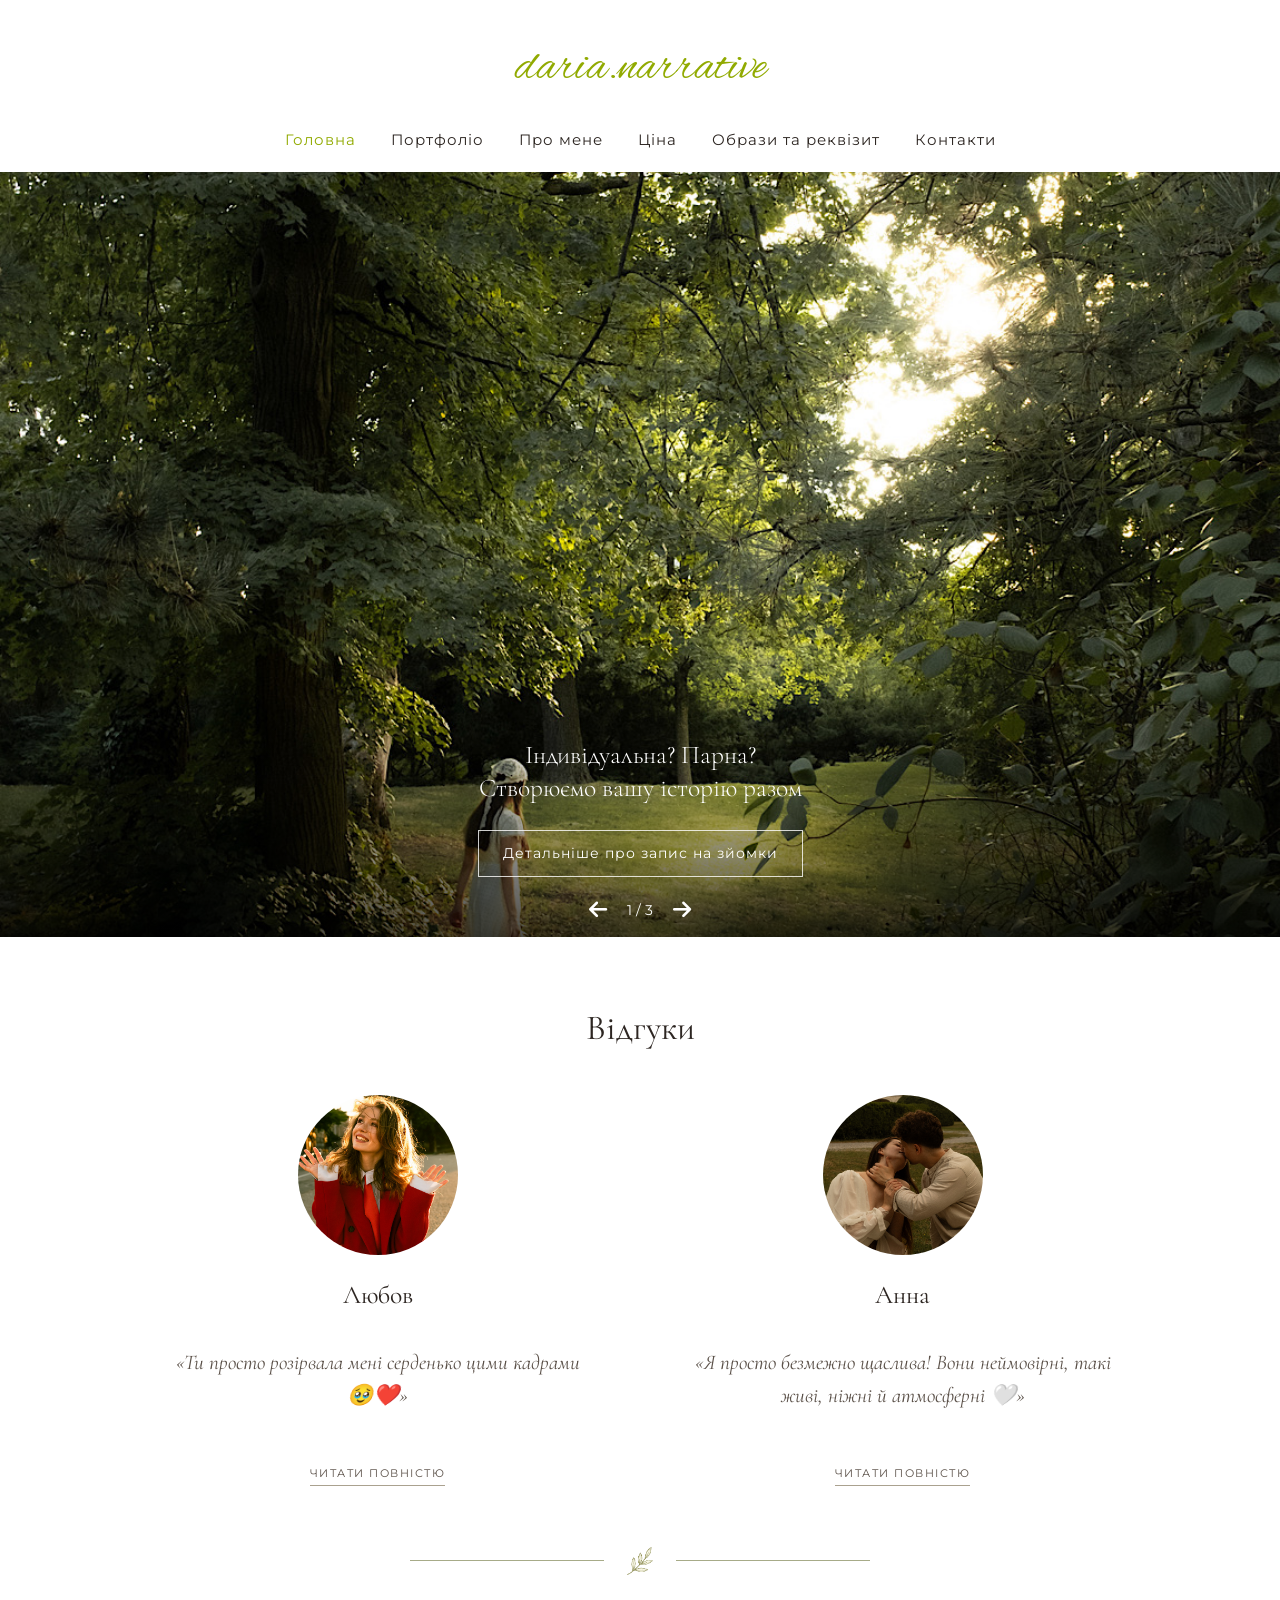
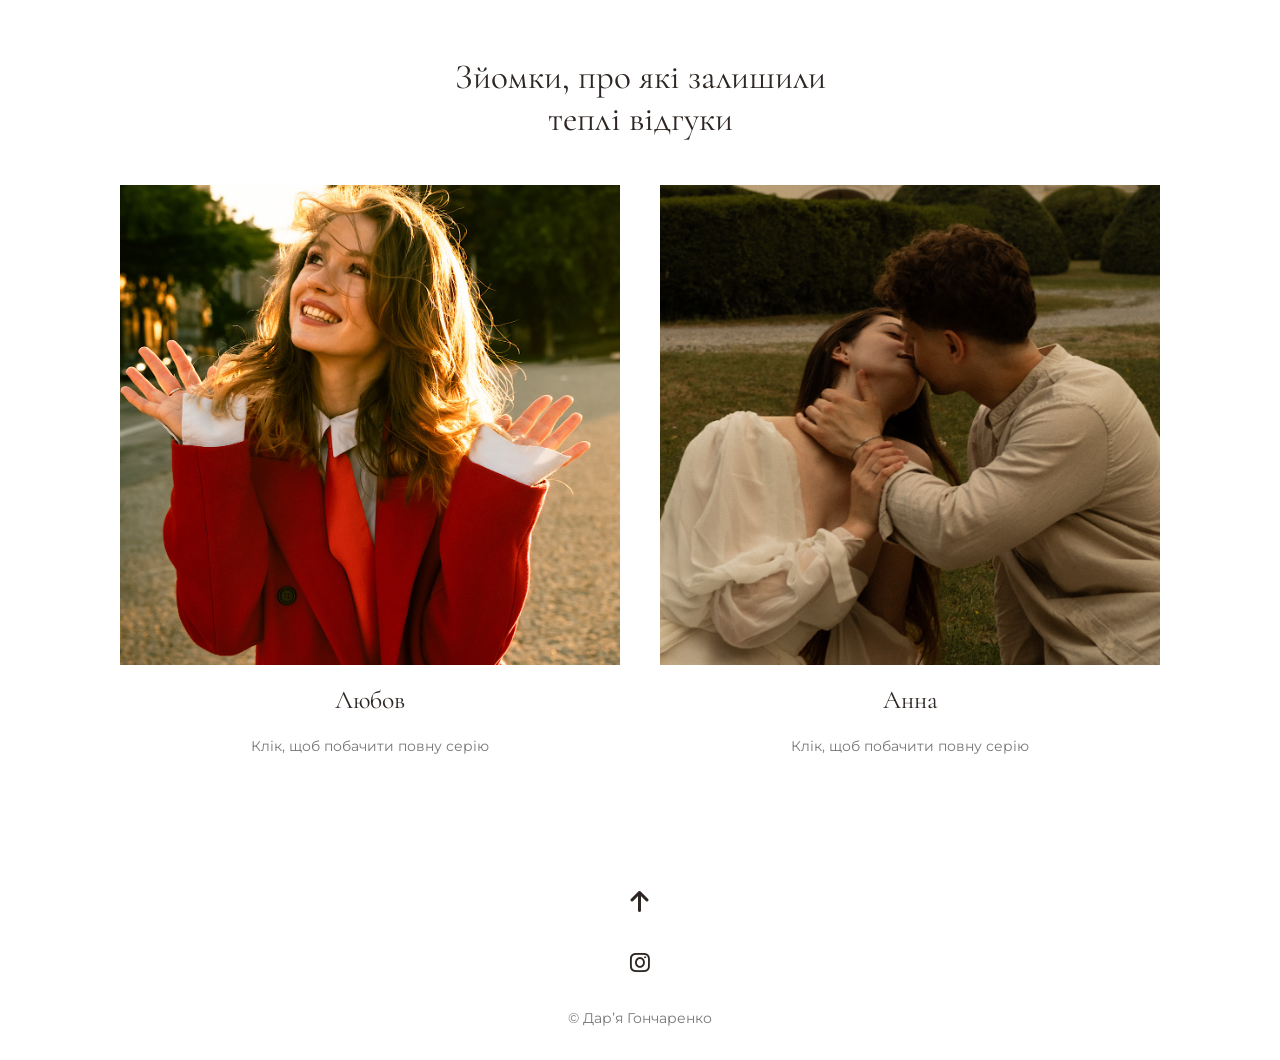
<file: index.html>
<!DOCTYPE html>
<html lang="uk">
<head>
  <meta charset="UTF-8">
  <meta name="viewport" content="width=device-width, initial-scale=1.0">
  <title>Дарʼя Гончаренко — Фотограф</title>

  <!-- OPEN GRAPH ТА TELEGRAM ПРЕВ'Ю -->
  <meta property="og:site_name" content="Дарʼя Гончаренко">
  <meta property="og:type" content="website">
  <meta property="og:url" content="https://daria-narrative.github.io/">
  <meta property="og:title" content="Індивідуальні та парні зйомки">
  <meta property="og:description" content="Портфоліо, послуги та умови зйомки">
  <meta property="og:image" content="https://daria-narrative.github.io/Daria-02.jpg">

  <!-- ДОДАТКОВО ДЛЯ ВЕЛИКОЇ КАРТКИ В TELEGRAM -->
  <meta name="twitter:card" content="summary_large_image">
  <meta name="twitter:title" content="Індивідуальні та парні зйомки">
  <meta name="twitter:description" content="Портфоліо, послуги та умови зйомки">
  <meta name="twitter:image" content="https://daria-narrative.github.io/Daria-02.jpg">

  <!-- ШРИФТИ -->
  <link rel="preconnect" href="https://fonts.googleapis.com">
  <link rel="preconnect" href="https://fonts.gstatic.com" crossorigin>
  <link href="https://fonts.googleapis.com/css2?family=Alex+Brush&family=Cormorant+Garamond:wght@300;400;500&family=Montserrat:wght@300;400&display=swap" rel="stylesheet">

  <!-- ІКОНКИ -->
  <link rel="stylesheet" href="https://cdnjs.cloudflare.com/ajax/libs/font-awesome/6.4.0/css/all.min.css">

  <!-- СТИЛІ -->
  <link rel="stylesheet" href="index.css">
</head>

<body>

  <!-- ШАПКА -->
  <header class="header">
    <div class="header-container">

      <a href="index.html" class="logo">daria.narrative</a>

      <!-- МЕНЮ КОМП'ЮТЕРА -->
      <nav class="desktop-nav">
        <ul>
          <li><a href="index.html" class="active">Головна</a></li>
          <li><a href="portfolio.html">Портфоліо</a></li>
          <li><a href="about.html">Про мене</a></li>
          <li><a href="services.html">Ціна</a></li>
          <li><a href="dresses.html">Образи та реквізит</a></li>
          <li><a href="contacts.html">Контакти</a></li>
        </ul>
      </nav>

      <!-- МОБІЛЬНА КНОПКА -->
      <button class="menu-toggle" id="menuToggle" aria-label="Меню">
        <i class="fa-solid fa-bars"></i>
      </button>

    </div>
  </header>

  <!-- МОБІЛЬНЕ МЕНЮ -->
  <nav class="nav-overlay" id="navOverlay">

    <button class="close-btn" id="closeMenu" aria-label="Закрити меню">
      &times;
    </button>

    <ul class="nav-links">
      <li><a href="index.html">Головна</a></li>
      <li><a href="portfolio.html">Портфоліо</a></li>
      <li><a href="about.html">Про мене</a></li>
      <li><a href="services.html">Ціна</a></li>
      <li><a href="dresses.html">Образи та реквізит</a></li>
      <li><a href="contacts.html">Контакти</a></li>
    </ul>

  </nav>

  <main>

    <!-- ГОЛОВНИЙ СЛАЙДЕР -->
    <section class="hero-slider">

      <!-- СЛАЙД 1 -->
      <div class="slide active"
           style="background-image: url('Nastia-2.jpg');">

        <div class="slide-overlay">
          <h1 class="slide-title">
            Індивідуальна? Парна?<br>
            Створюємо вашу історію разом
          </h1>

          <a href="services.html" class="btn-border">
            Детальніше про запис на зйомки
          </a>
        </div>

      </div>

      <!-- СЛАЙД 2 -->
      <div class="slide"
           style="background-image: url('Anna-02.jpg');">

        <div class="slide-overlay">
          <h2 class="slide-title">
            Зберігаю щирі моменти<br>
            вашого життя
          </h2>

          <a href="portfolio.html" class="btn-border">
            Портфоліо 
          </a>
        </div>

      </div>

      <!-- СЛАЙД 3 -->
      <div class="slide"
           style="background-image: url('Kostya-1.jpg');">

        <div class="slide-overlay">
          <h2 class="slide-title">
            Образи та реквізит <br> 
            для особливих моментів
          </h2>

          <a href="dresses.html" class="btn-border">
            Переглянути колекцію
          </a>
        </div>

      </div>

      <!-- КЕРУВАННЯ СЛАЙДЕРОМ -->
      <div class="slider-controls">

        <button class="slider-arrow" id="prevSlide"
                aria-label="Попередній слайд">
          <i class="fa-solid fa-arrow-left"></i>
        </button>

        <span class="slide-counter" id="slideCounter">1 / 3</span>

        <button class="slider-arrow" id="nextSlide"
                aria-label="Наступний слайд">
          <i class="fa-solid fa-arrow-right"></i>
        </button>

      </div>

    </section>

    <!-- СЕКЦІЯ ВІДГУКІВ -->
    <section class="reviews-section">

      <h2 class="section-title">Відгуки</h2>

      <div class="reviews-container">

        <!-- ВІДГУК ЛЮБОВ -->
        <article class="review-item">

          <div class="avatar-wrapper">
            <img src="Liubov-11.jpg"
                 alt="Liubov">
          </div>

          <h3 class="reviewer-name">Любов</h3>

          <p class="review-teaser">
            «Ти просто розірвала мені серденько цими кадрами 🥹❤️»
          </p>

          <div class="review-full" aria-hidden="true">
            <p class="review-text">
              Я відкрила фотографії й просто сиділа з відкритим ротом. Ти якимось магічним чином зловила мене саме такою, якою я себе дуже рідко бачу. Вони настільки красиві, живі й атмосферні, що я передивляюся їх по колу й не можу зупинитися. Ти просто розірвала мені серденько цими кадрами 🥹❤️
Дякую тобі величезне за цей неймовірний результат і за те, як ти мене побачила.
            </p>
          </div>

          <button class="review-toggle"
                  type="button"
                  aria-expanded="false">
            Читати повністю
          </button>

        </article>

        <!-- ВІДГУК АННА -->
        <article class="review-item">

          <div class="avatar-wrapper">
            <img src="Anna-09.jpg" alt="Anna">
          </div>

          <h3 class="reviewer-name">Анна</h3>

          <p class="review-teaser">
            «Я просто безмежно щаслива! Вони неймовірні, такі живі, ніжні й атмосферні 🤍»
          </p>

          <div class="review-full" aria-hidden="true">
            <p class="review-text">
              Нарешті я вдома й змогла хоча б швиденько переглянути фото. Поки що лише побіжно, бо вони ще всі зберігаються, але вже від того, що я встигла побачити, я просто безмежно щаслива! 😭🫶🏻
Чесно, я навіть не можу передати словами, наскільки мені подобаються ці кадри. Вони неймовірні, такі живі, ніжні, емоційні й дуже атмосферні. Ти справді неймовірно талановита, і я безмежно вдячна тобі за те, що змогла так красиво зберегти ці моменти.🤍
Дуже-дуже дякую тобі за твою роботу, увагу до деталей і ту атмосферу, яку ти створила під час зимки. Я вже в захваті й не можу дочекатися, коли перегляну всі фотографії. Ти просто неймовірна! 🫶🏻✨
            </p>
          </div>

          <button class="review-toggle"
                  type="button"
                  aria-expanded="false">
            Читати повністю
          </button>

        </article>

      </div>

    </section>

    <!-- ДЕКОРАТИВНИЙ ПЕРЕХІД З ЛИСТОЧКОМ -->
    <div class="section-divider" aria-hidden="true">

      <span class="divider-line"></span>

      <img
        src="Leaf-1.jpg"
        alt=""
        class="divider-leaf"
      >

      <span class="divider-line"></span>

    </div>

    <!-- СЕКЦІЯ ЗЙОМОК -->
    <section class="portfolio-series">

      <h2 class="section-title">
        Зйомки, про які залишили<br>
        теплі відгуки
      </h2>

      <div class="series-grid">

        <!-- ЗЙОМКА ЛЮБОВ -->
        <a href="series-Liubov.html" class="series-link">

          <div class="series-card">

            <div class="series-image-wrapper">
              <img src="Liubov-11.jpg"
                   alt="Фотосесія Liubov">
            </div>

            <h3 class="reviewer-name">Любов</h3>

            <p class="series-subtitle">
              Клік, щоб побачити повну серію
            </p>

          </div>

        </a>

        <!-- ЗЙОМКА АННА -->
        <a href="anna-series.html" class="series-link">

          <div class="series-card">

            <div class="series-image-wrapper">
              <img src="Anna-09.jpg"
                   alt="Фотосесія Anna">
            </div>

            <h3 class="reviewer-name">Анна</h3>

            <p class="series-subtitle">
              Клік, щоб побачити повну серію
            </p>

          </div>

        </a>

      </div>

    </section>

  </main>

  <!-- ФУТЕР -->
  <footer class="footer">

    <button class="scroll-top-btn" id="scrollTop"
            aria-label="Повернутися нагору">
      <i class="fa-solid fa-arrow-up"></i>
    </button>

    <div class="social-links">

      <a href="https://www.instagram.com/daria.narrative/"
         target="_blank"
         rel="noopener noreferrer"
         aria-label="Instagram daria.narrative">
        <i class="fa-brands fa-instagram"></i>
      </a>

    </div>

    <p class="copyright">© Дарʼя Гончаренко</p>

  </footer>

  <!-- JAVASCRIPT -->
  <script src="index.js"></script>

</body>
</html>
</file>
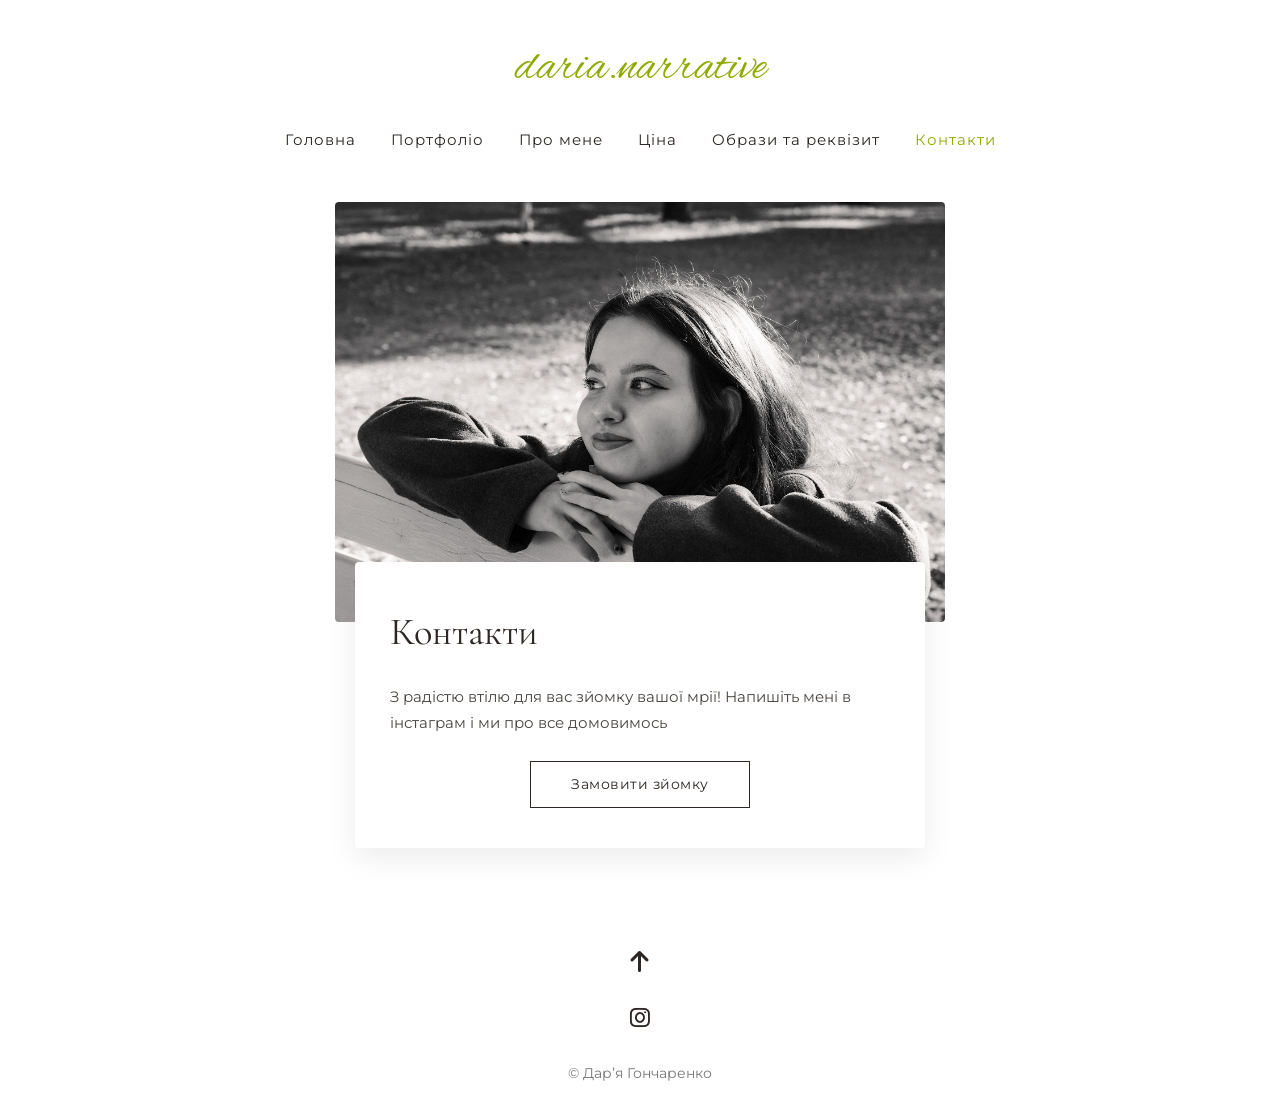
<file: contacts.html>
<!DOCTYPE html>
<html lang="uk">
<head>
  <meta charset="UTF-8">
  <meta name="viewport" content="width=device-width, initial-scale=1.0">
  <title>daria.narrative — Контакти</title>
  
  <link rel="preconnect" href="https://fonts.googleapis.com">
  <link rel="preconnect" href="https://fonts.gstatic.com" crossorigin>
  <link href="https://fonts.googleapis.com/css2?family=Alex+Brush&family=Cormorant+Garamond:wght@300;400;500&family=Montserrat:wght@300;400&display=swap" rel="stylesheet">
  <link rel="stylesheet" href="https://cdnjs.cloudflare.com/ajax/libs/font-awesome/6.4.0/css/all.min.css">

  <!-- Підключаємо CSS -->
  <link rel="stylesheet" href="contacts.css">
</head>
<body>

  <!-- Шапка сайту -->
  <header class="header">
    <div class="header-container">
      
      <!-- Логотип -->
      <a href="index.html" class="logo">daria.narrative</a>

      <!-- Меню для комп'ютера -->
      <nav class="desktop-nav">
        <ul>
          <li><a href="index.html">Головна</a></li>
          <li><a href="portfolio.html">Портфоліо</a></li>
          <li><a href="about.html">Про мене</a></li>
          <li><a href="services.html">Ціна</a></li>
          <li><a href="dresses.html">Образи та реквізит</a></li>
          <li><a href="contacts.html" class="active">Контакти</a></li>
        </ul>
      </nav>

      <!-- Кнопка-гамбургер для телефону -->
      <button class="menu-toggle" id="menuToggle" aria-label="Меню">
        <i class="fa-solid fa-bars"></i>
      </button>

    </div>
  </header>

  <!-- Мобільне меню -->
  <nav class="nav-overlay" id="navOverlay">
    <button class="close-btn" id="closeMenu">&times;</button>
    <ul class="nav-links">
      <li><a href="index.html">Головна</a></li>
      <li><a href="portfolio.html">Портфоліо</a></li>
      <li><a href="about.html">Про мене</a></li>
      <li><a href="services.html">Ціна</a></li>
      <li><a href="dresses.html">Образи та реквізит</a></li>
      <li><a href="contacts.html" class="active">Контакти</a></li>
    </ul>
  </nav>

  <main class="contacts-main">
    <section class="contacts-section">
      
      <!-- Верхнє атмосферне фото -->
      <div class="contacts-image-wrapper">
        <img src="Daria-01.jpg" alt="Фото за роботою">
      </div>

      <!-- Біла картка з контактами -->
      <div class="contacts-card">
        <h1 class="contacts-title">Контакти</h1>
        <p class="contacts-text">
          З радістю втілю для вас зйомку вашої мрії! Напишіть мені в інстаграм і ми про все домовимось
        </p>

        <!-- Кнопка «Замовити зйомку» -->
        <a href="https://www.instagram.com/daria.narrative/" target="_blank" rel="noopener noreferrer" class="order-btn">
          Замовити зйомку
        </a>
      </div>

    </section>
  </main>

  <!-- Футер -->
  <footer class="footer">
    <button class="scroll-top-btn" id="scrollTop" aria-label="Вгору">
      <i class="fa-solid fa-arrow-up"></i>
    </button>
    
    <div class="social-links">
      <a href="https://www.instagram.com/daria.narrative/" target="_blank" rel="noopener noreferrer" aria-label="Instagram">
        <i class="fa-brands fa-instagram"></i>
      </a>
    </div>

    <p class="copyright">© Дарʼя Гончаренко</p>
  </footer>

  <!-- Підключаємо JS -->
  <script src="contacts.js"></script>
</body>
</html>
</file>
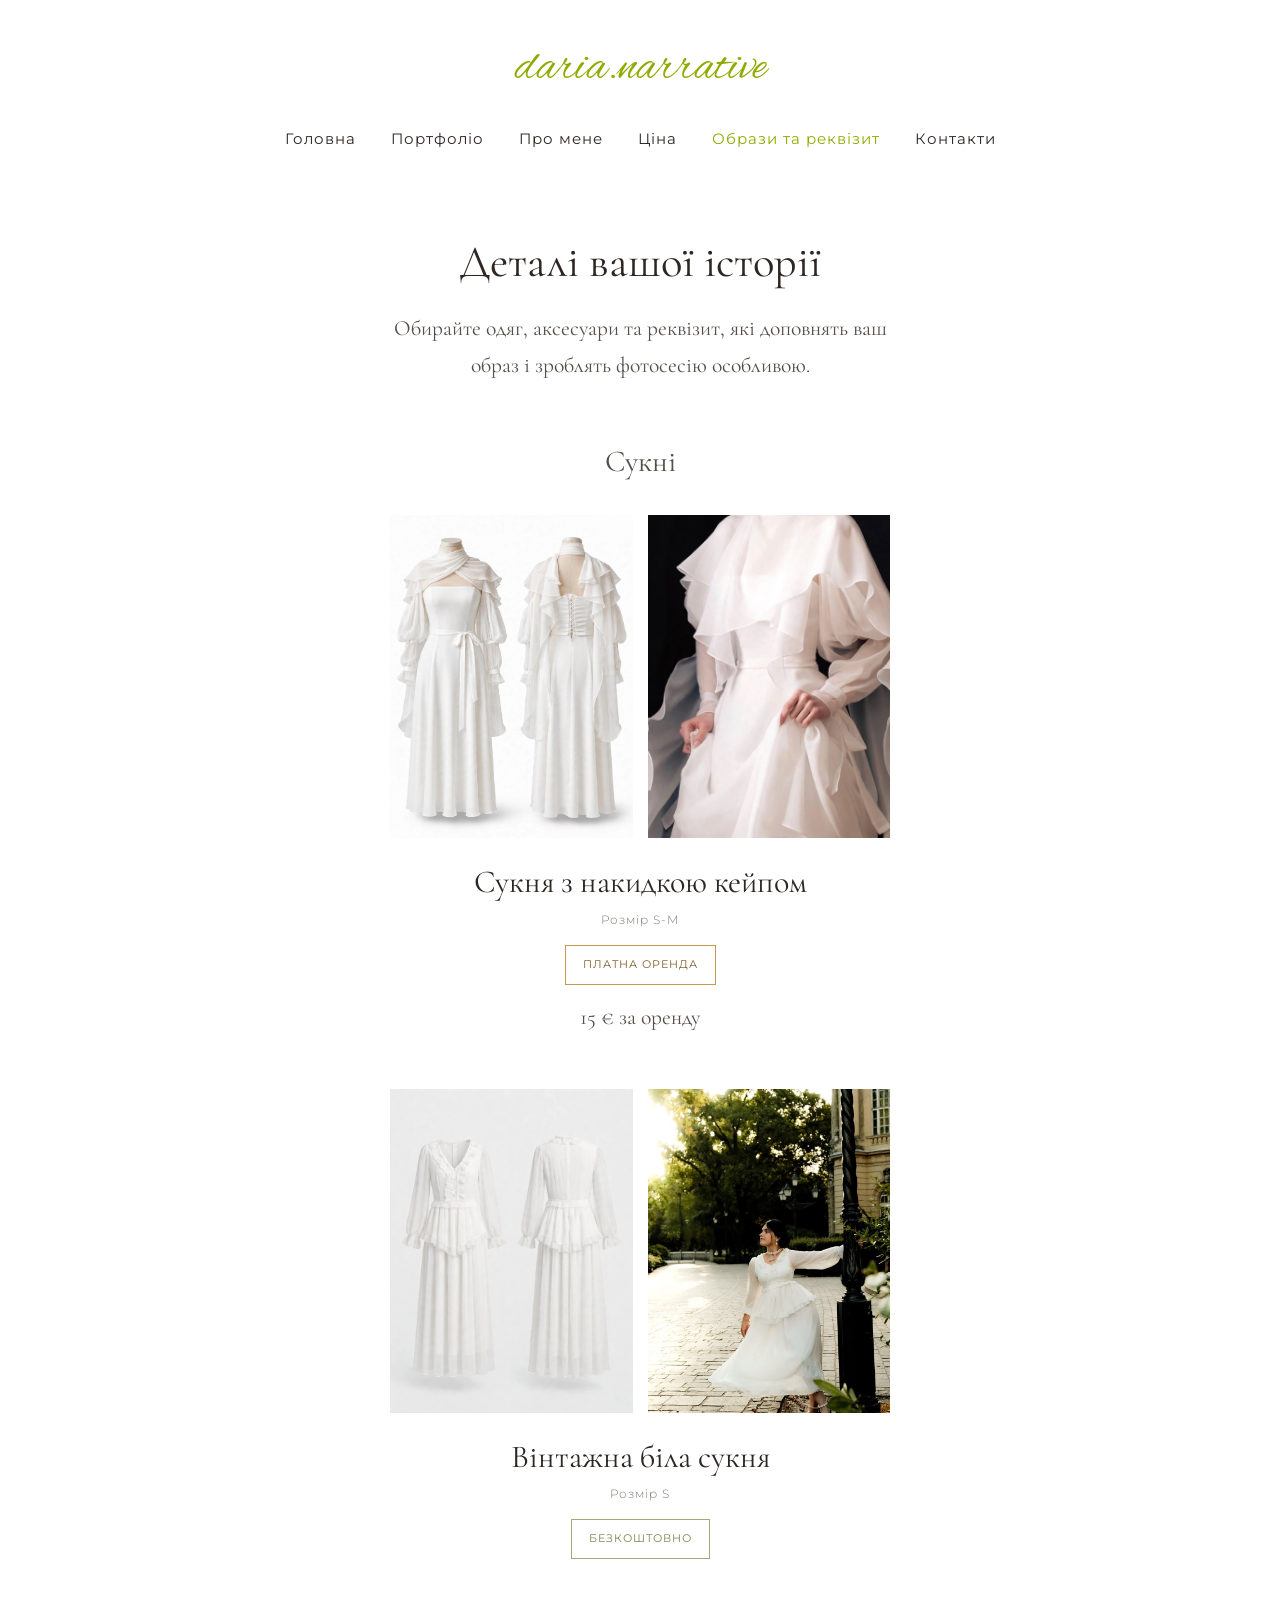
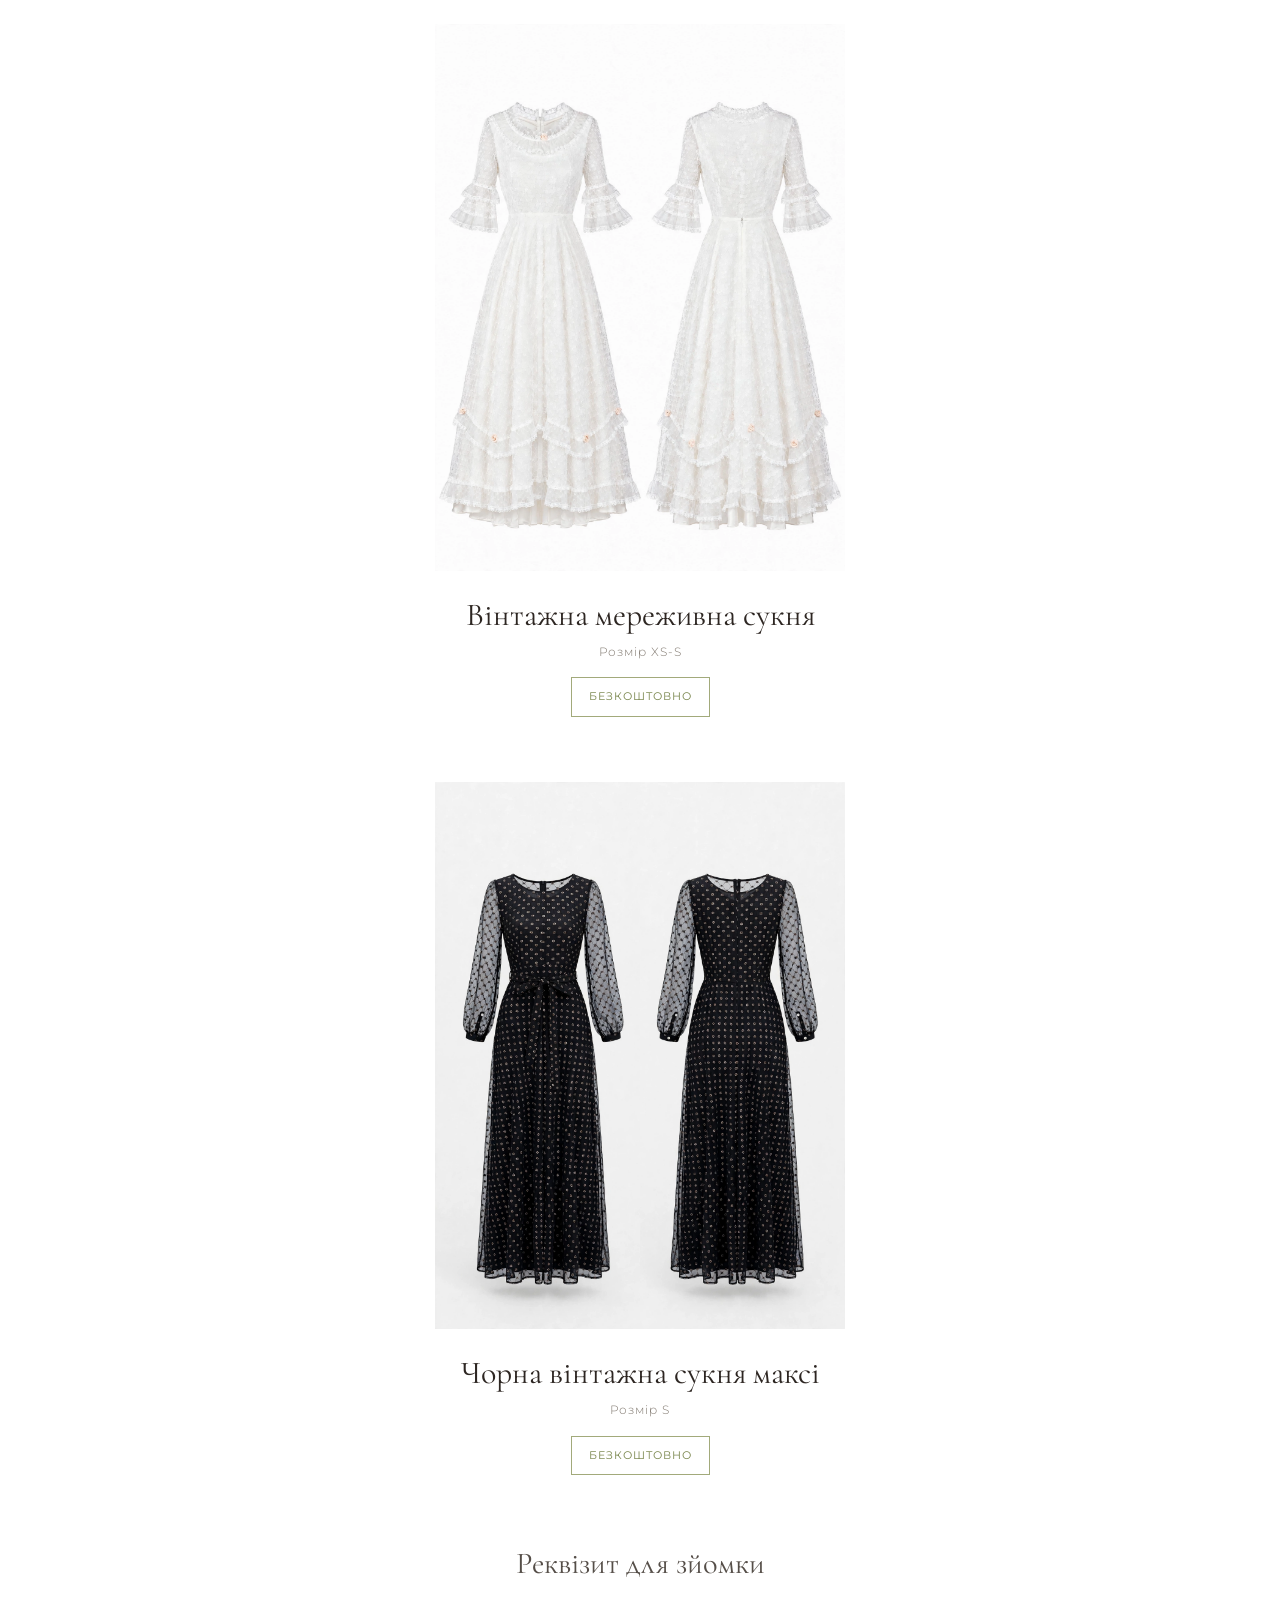
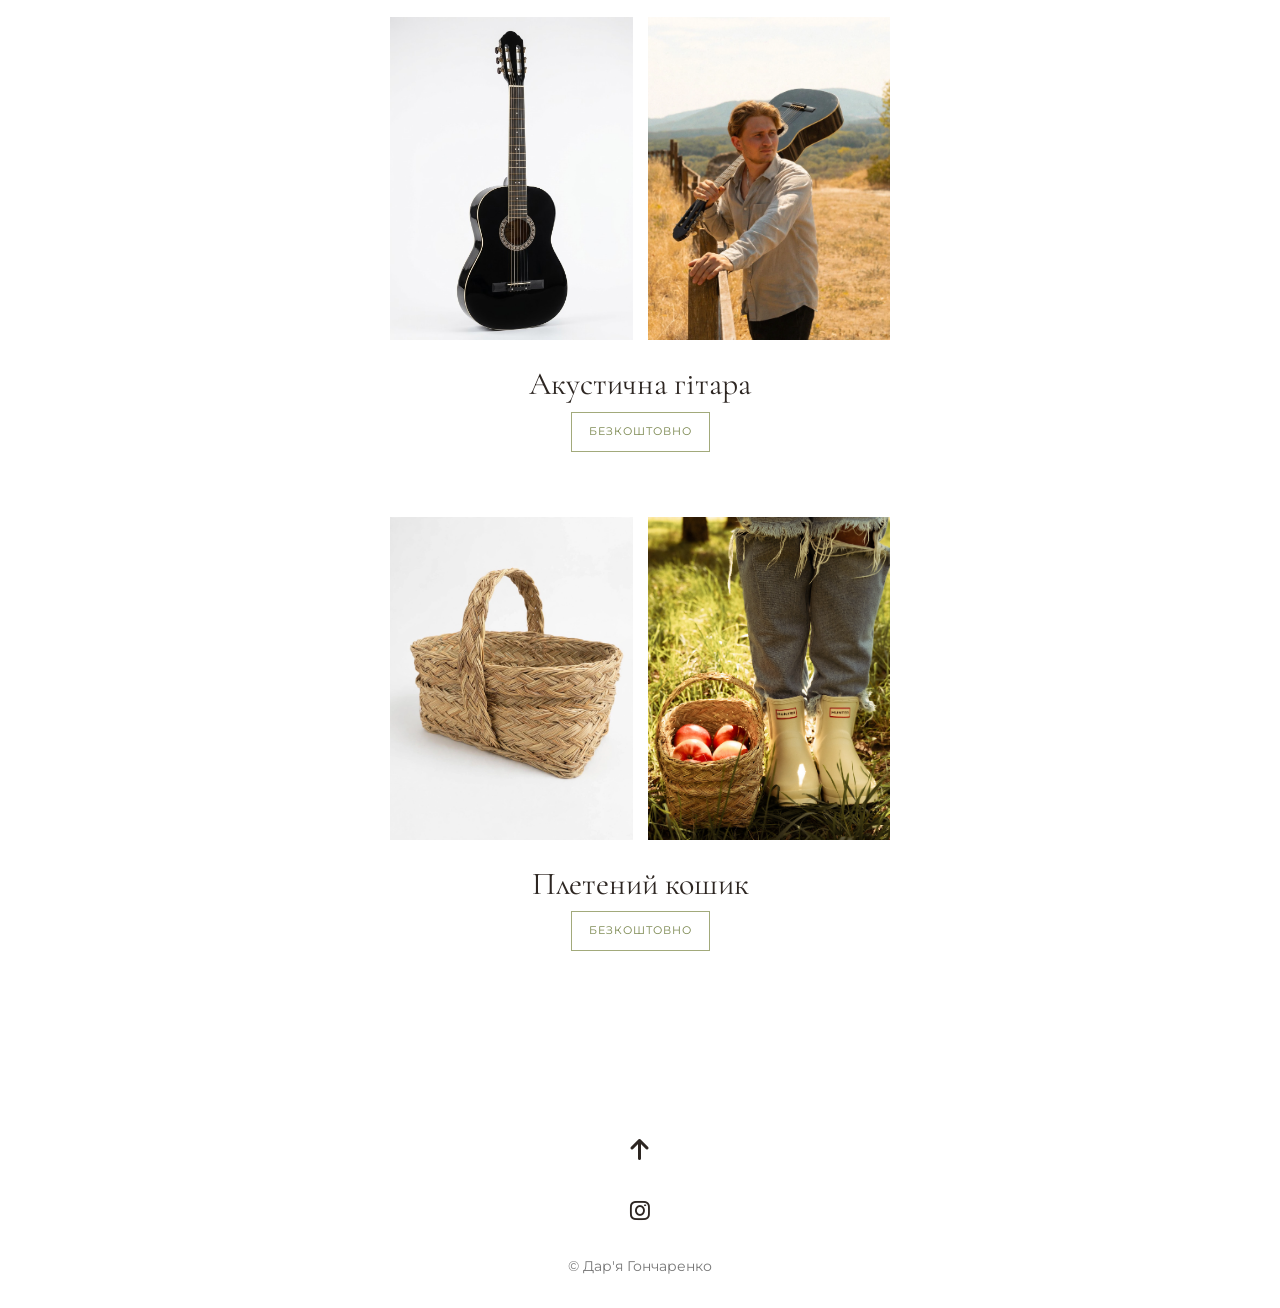
<file: dresses.html>
<!DOCTYPE html>
<html lang="uk">
<head>
  <meta charset="UTF-8">
  <meta name="viewport" content="width=device-width, initial-scale=1.0">

  <meta name="description" content="Образи, сукні та реквізит для фотосесій Daria Narrative у Братиславі.">

  <title>daria.narrative — Образи та реквізит</title>

  <!-- ШРИФТИ -->
  <link rel="preconnect" href="https://fonts.googleapis.com">
  <link rel="preconnect" href="https://fonts.gstatic.com" crossorigin>
  <link href="https://fonts.googleapis.com/css2?family=Alex+Brush&family=Cormorant+Garamond:wght@300;400;500&family=Montserrat:wght@300;400&display=swap" rel="stylesheet">

  <!-- ІКОНКИ -->
  <link rel="stylesheet" href="https://cdnjs.cloudflare.com/ajax/libs/font-awesome/6.4.0/css/all.min.css">

  <!-- СТИЛІ -->
  <link rel="stylesheet" href="services.css">
  <link rel="stylesheet" href="dresses.css">
</head>

<body>

  <!-- ШАПКА САЙТУ -->
  <header class="header">
    <div class="header-container">

      <a href="index.html" class="logo">daria.narrative</a>

      <button class="menu-toggle" id="menuToggle" aria-label="Меню">
        <i class="fa-solid fa-bars"></i>
      </button>

      <nav class="desktop-nav">
        <a href="index.html">Головна</a>
        <a href="portfolio.html">Портфоліо</a>
        <a href="about.html">Про мене</a>
        <a href="services.html">Ціна</a>
        <a href="dresses.html" class="active">Образи та реквізит</a>
        <a href="contacts.html">Контакти</a>
      </nav>

    </div>
  </header>


  <!-- МОБІЛЬНЕ МЕНЮ -->
  <div class="nav-overlay" id="navOverlay">

    <button class="close-btn" id="closeMenu" aria-label="Закрити меню">
      &times;
    </button>

    <nav class="nav-links">
      <a href="index.html">Головна</a>
      <a href="portfolio.html">Портфоліо</a>
      <a href="about.html">Про мене</a>
      <a href="services.html">Ціна</a>
      <a href="dresses.html">Образи та реквізит</a>
      <a href="contacts.html">Контакти</a>
    </nav>

  </div>


  <!-- ОСНОВНИЙ ВМІСТ -->
  <main class="services-main">

    <!-- ВСТУП -->
    <section class="dresses-intro">

      <h1 class="section-title">
        Деталі вашої історії
      </h1>

      <p class="dresses-description">
        Обирайте одяг, аксесуари та реквізит,
        які доповнять ваш образ і зроблять
        фотосесію особливою.
      </p>

    </section>


    <!-- БЕЗКОШТОВНИЙ РЕКВІЗИТ -->
    <section class="dress-item-section">
        
        <!-- СУКНІ -->
    <section class="dress-item-section">

      <h2 class="dress-size-title">
        Сукні
      </h2>
      
      
      <!-- СУКНЯ 1 -->
        
            <article class="dress-item">

        <div class="dress-photo-pair">

          <div class="dress-img-card">
            <img
              src="Dress-01.jpg"
              alt="Вінтажна сукня — вигляд спереду"
              loading="lazy"
            >
          </div>

          <div class="dress-img-card">
            <img
              src="Dress on model-01.jpg"
              alt="Вінтажна сукня на моделі"
              loading="lazy"
            >
          </div>

        </div>

        <div class="item-info">

          <h3 class="item-name">
            Сукня з накидкою кейпом
          </h3>

          <p class="item-size">
            Розмір S-M
          </p>

              <span class="item-status">
            Платна оренда
          </span>

          <p class="item-price">
            15 € за оренду
          </p>

        </div>

      </article>
      
      <!-- СУКНЯ 2 -->
      
          <article class="dress-item">

        <div class="dress-photo-pair">

          <div class="dress-img-card">
            <img
              src="Dress-02.jpg"
              alt="Вінтажна сукня — вигляд спереду"
              loading="lazy"
            >
          </div>

          <div class="dress-img-card">
            <img
              src="Dress on model-02.jpg"
              alt="Вінтажна сукня на моделі"
              loading="lazy"
            >
          </div>

        </div>

        <div class="item-info">

          <h3 class="item-name">
            Вінтажна біла сукня
          </h3>

          <p class="item-size">
            Розмір S
          </p>

            <span class="item-status free">
            Безкоштовно
          </span>

        </div>

      </article>
        
        <!-- СУКНЯ 3 -->
      <article class="dress-item">

        <div class="dress-photo-pair">

          <div class="dress-img-card">
            <img
              src="Dress-03.jpg"
              alt="Третя сукня — вигляд виробу"
              loading="lazy"
            >
          </div>

        </div>

        <div class="item-info">

          <h3 class="item-name">
            Вінтажна мереживна сукня
          </h3>

          <p class="item-size">
            Розмір XS-S
          </p>

          <span class="item-status free">
            Безкоштовно
          </span>

        </div>

      </article>
      
      
      <!-- СУКНЯ 4 -->
      <article class="dress-item">

        <div class="dress-photo-pair">

          <div class="dress-img-card">
            <img
              src="Dress-04.jpg"
              alt="Третя сукня — вигляд виробу"
              loading="lazy"
            >
          </div>

        </div>

        <div class="item-info">

          <h3 class="item-name">
            Чорна вінтажна сукня максі
          </h3>

          <p class="item-size">
            Розмір S
          </p>

          <span class="item-status free">
            Безкоштовно
          </span>

        </div>

      </article>

      <h2 class="dress-size-title">
        Реквізит для зйомки
      </h2>

             
      <!-- ГІТАРА -->
      <article class="dress-item">

        <div class="dress-photo-pair">

          <!-- ФОТО ГІТАРИ -->
          <div class="dress-img-card">
            <img
              src="Guitar-1.jpg"
              alt="Акустична гітара"
              loading="lazy"
            >
          </div>

          <!-- ГІТАРА ПІД ЧАС ФОТОСЕСІЇ -->
          <div class="dress-img-card">
            <img
              src="Guitar-2.jpg"
              alt="Модель з акустичною гітарою під час фотосесії"
              loading="lazy"
            >
          </div>

        </div>

        <div class="item-info">

          <h3 class="item-name">
            Акустична гітара
          </h3>

          <span class="item-status free">
            Безкоштовно
          </span>

        </div>

      </article>


      <!-- КОШИК -->
      <article class="dress-item">

        <div class="dress-photo-pair">

          <!-- ФОТО КОШИКА -->
          <div class="dress-img-card">
            <img
              src="Basket-1.jpg"
              alt="Плетений кошик"
              loading="lazy"
            >
          </div>

          <!-- КОШИК ПІД ЧАС ФОТОСЕСІЇ -->
          <div class="dress-img-card">
            <img
              src="Oleksandra-1.jpg"
              alt="Модель з плетеним кошиком під час фотосесії"
              loading="lazy"
            >
          </div>

        </div>

        <div class="item-info">

          <h3 class="item-name">
            Плетений кошик
          </h3>

          <span class="item-status free">
            Безкоштовно
          </span>

        </div>

      </article>

    </section>

  </main>


  <!-- ФУТЕР -->
  <footer class="footer">

    <button
      class="scroll-top-btn"
      id="scrollTop"
      aria-label="Вгору"
    >
      <i class="fa-solid fa-arrow-up"></i>
    </button>

    <div class="social-links">

      <a
        href="https://www.instagram.com/daria.narrative/"
        target="_blank"
        rel="noopener noreferrer"
        aria-label="Instagram"
      >
        <i class="fa-brands fa-instagram"></i>
      </a>

    </div>

    <p class="copyright">
      © Дар'я Гончаренко
    </p>

  </footer>


  <!-- JAVASCRIPT -->
  <script src="services.js"></script>

</body>
</html>
</file>
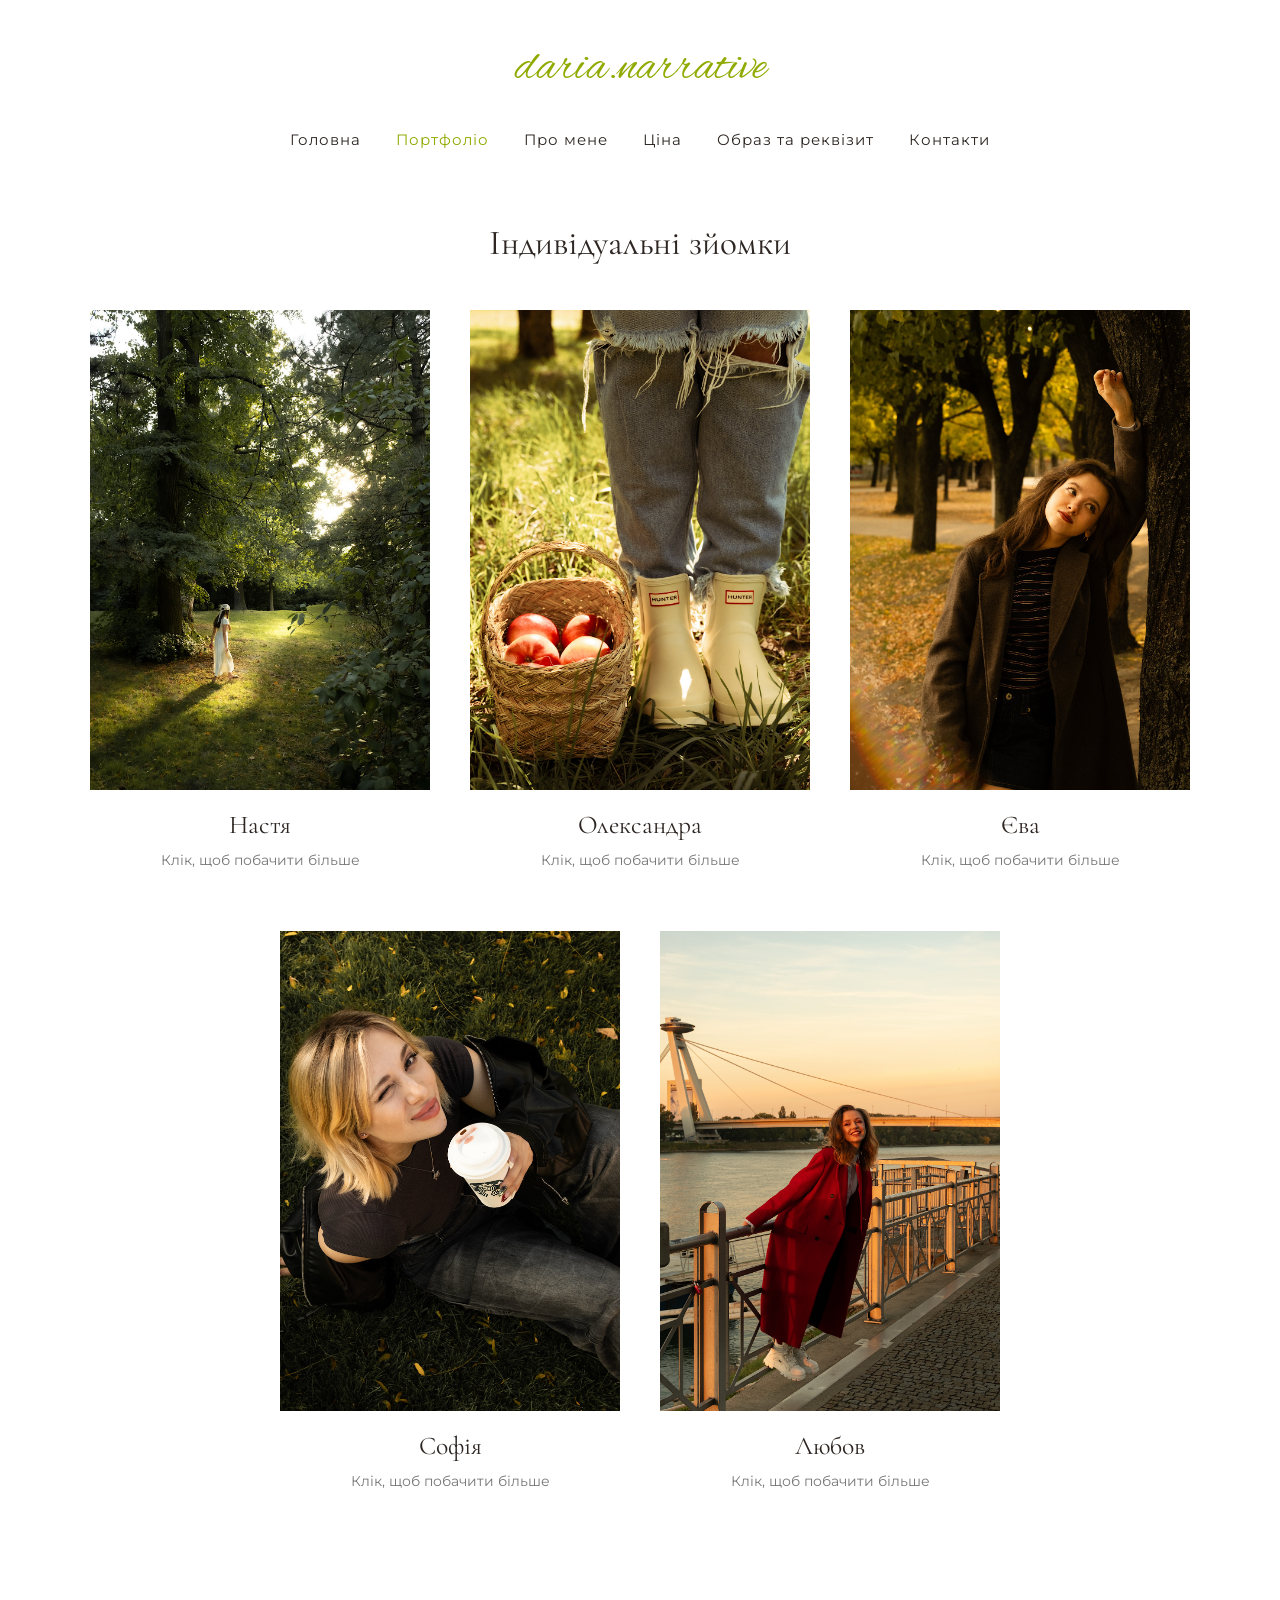
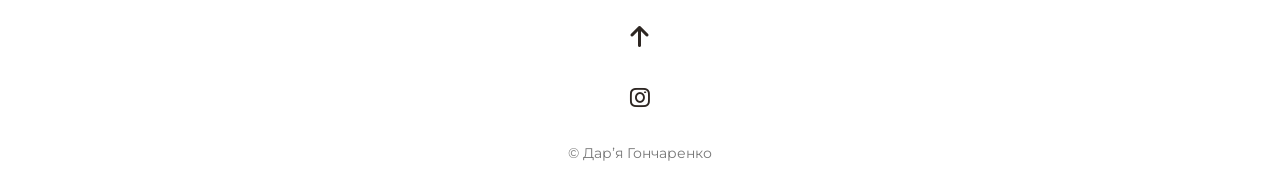
<file: individual.html>
<!DOCTYPE html>
<html lang="uk">
<head>
  <meta charset="UTF-8">
  <meta name="viewport" content="width=device-width, initial-scale=1.0">
  <title>daria.narrative — Індивідуальні зйомки</title>
  
  <link rel="preconnect" href="https://fonts.googleapis.com">
  <link rel="preconnect" href="https://fonts.gstatic.com" crossorigin>
  <link href="https://fonts.googleapis.com/css2?family=Alex+Brush&family=Cormorant+Garamond:wght@300;400;500&family=Montserrat:wght@300;400&display=swap" rel="stylesheet">
  <link rel="stylesheet" href="https://cdnjs.cloudflare.com/ajax/libs/font-awesome/6.4.0/css/all.min.css">
  <link rel="stylesheet" href="portfolio.css">
</head>
<body>

  <!-- ШАПКА -->
  <header class="header">
    <div class="header-container">
      <a href="index.html" class="logo">daria.narrative</a>
      <nav class="desktop-nav">
        <ul>
          <li><a href="index.html">Головна</a></li>
          <li><a href="portfolio.html" class="active">Портфоліо</a></li>
          <li><a href="about.html">Про мене</a></li>
          <li><a href="services.html">Ціна</a></li>
          <li><a href="dresses.html">Образ та реквізит</a></li>
          <li><a href="contacts.html">Контакти</a></li>
        </ul>
      </nav>
      <button class="menu-toggle" id="menuToggle" aria-label="Меню">
        <i class="fa-solid fa-bars"></i>
      </button>
    </div>
  </header>

  <!-- МОБІЛЬНЕ МЕНЮ -->
  <nav class="nav-overlay" id="navOverlay">
    <button class="close-btn" id="closeMenu" aria-label="Закрити меню">&times;</button>
    <ul class="nav-links">
      <li><a href="index.html">Головна</a></li>
      <li><a href="portfolio.html">Портфоліо</a></li>
      <li><a href="about.html">Про мене</a></li>
      <li><a href="services.html">Ціна</a></li>
      <li><a href="dresses.html">Образ та реквізит</a></li>
      <li><a href="contacts.html">Контакти</a></li>
    </ul>
  </nav>

  <main>
    <section class="portfolio-section">
      <h1 class="section-title">Індивідуальні зйомки</h1>

      <div class="portfolio-grid">
        <!-- Зйомка 1 -->
        <a href="series-Nastia.html" class="portfolio-link">
          <div class="portfolio-card">
            <div class="portfolio-image-wrapper">
              <img src="Nastia-2.jpg" alt="Nastia">
            </div>
            <h2 class="portfolio-card-title">Настя</h2>
            <p class="portfolio-subtitle">Клік, щоб побачити більше</p>
          </div>
        </a>

        <!-- Зйомка 2 -->
      <a href="series-Oleksandra.html" class="portfolio-link">
          <div class="portfolio-card">
            <div class="portfolio-image-wrapper">
              <img src="Oleksandra-1.jpg" alt="Oleksandra">
            </div>
            <h2 class="portfolio-card-title">Олександра</h2>
            <p class="portfolio-subtitle">Клік, щоб побачити більше</p>
          </div>
        </a>

        <!-- Зйомка 3 -->
        <a href="series-Eva.html" class="portfolio-link">
          <div class="portfolio-card">
            <div class="portfolio-image-wrapper">
             <img src="Eva-1.jpg" alt="Eva">
            </div>
            <h2 class="portfolio-card-title">Єва</h2>
            <p class="portfolio-subtitle">Клік, щоб побачити більше</p>
          </div>
        </a>

        <!-- Зйомка 4 -->
         <a href="series-Sofia.html" class="portfolio-link">
          <div class="portfolio-card">
            <div class="portfolio-image-wrapper">
              <img src="Sofia-01-after.jpg" alt="Sofia">
            </div>
            <h2 class="portfolio-card-title">Софія</h2>
            <p class="portfolio-subtitle">Клік, щоб побачити більше</p>
          </div>
        </a>

        <!-- Зйомка 5 -->
             <a href="series-Liubov.html" class="portfolio-link">
          <div class="portfolio-card">
            <div class="portfolio-image-wrapper">
             <img src="Liubov-01.jpg" alt="Liubov">
            </div>
            <h2 class="portfolio-card-title">Любов</h2>
            <p class="portfolio-subtitle">Клік, щоб побачити більше</p>
          </div>
        </a>
      </div>
    </section>
  </main>

  <!-- ФУТЕР -->
  <footer class="footer">
    <button class="scroll-top-btn" id="scrollTop" aria-label="Повернутися нагору">
      <i class="fa-solid fa-arrow-up"></i>
    </button>
    <div class="social-links">
      <a href="https://www.instagram.com/daria.narrative/" target="_blank" rel="noopener noreferrer" aria-label="Instagram">
        <i class="fa-brands fa-instagram"></i>
      </a>
    </div>
    <p class="copyright">© Дарʼя Гончаренко</p>
  </footer>

  <script src="portfolio.js"></script>
</body>
</html>
</file>
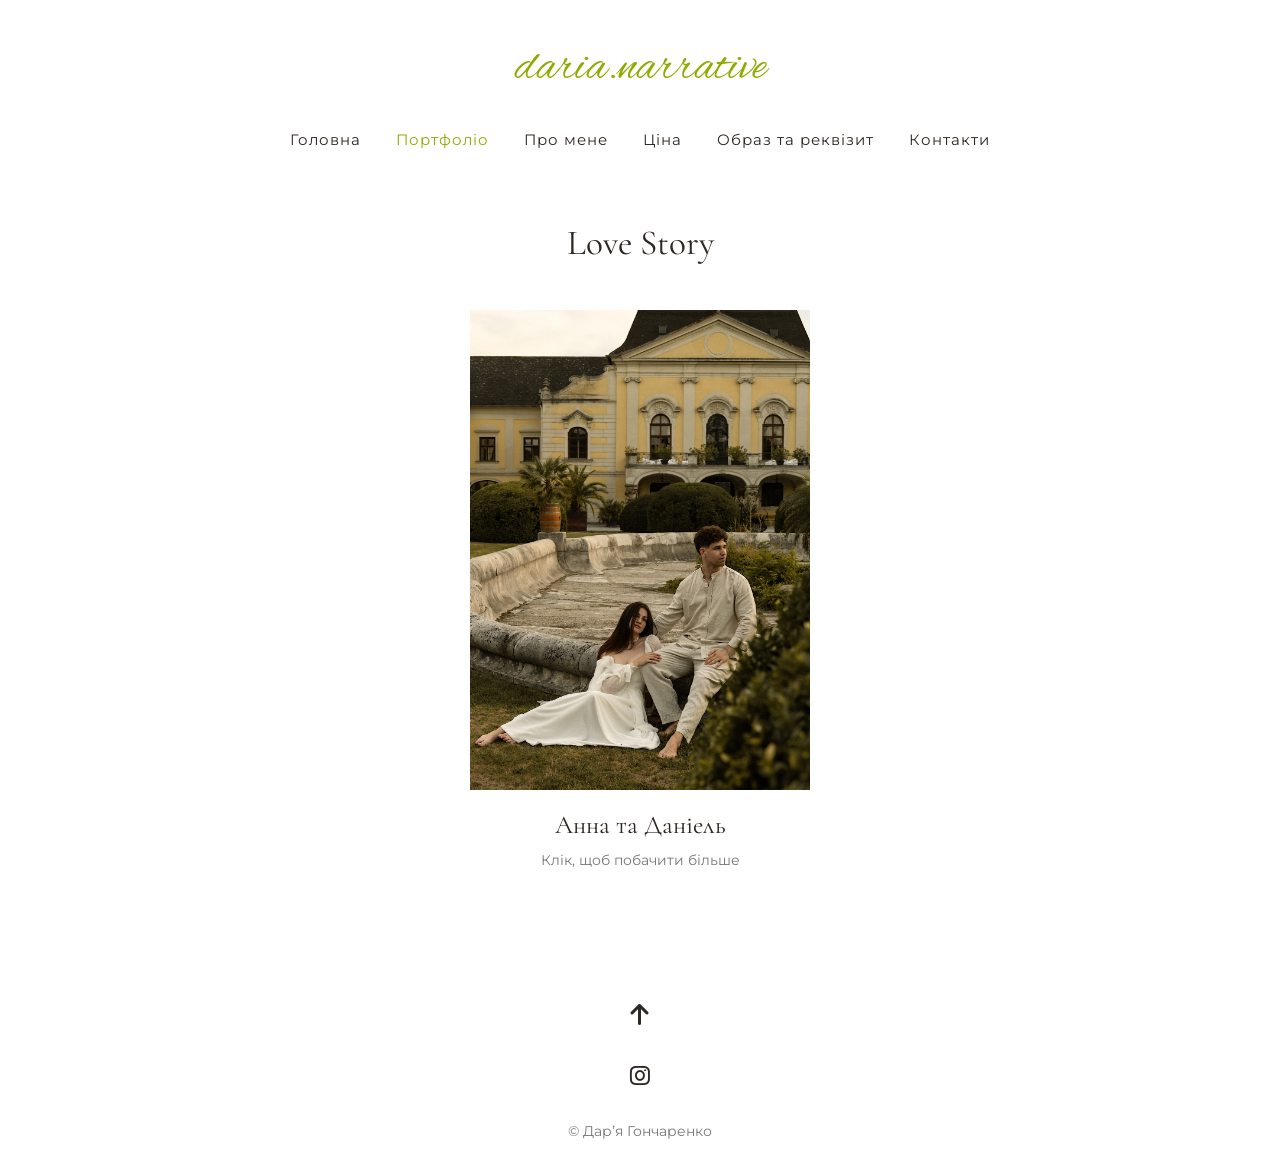
<file: lovestory.html>
<!DOCTYPE html>
<html lang="uk">
<head>
  <meta charset="UTF-8">
  <meta name="viewport" content="width=device-width, initial-scale=1.0">
  <title>daria.narrative — Love Story</title>
  
  <link rel="preconnect" href="https://fonts.googleapis.com">
  <link rel="preconnect" href="https://fonts.gstatic.com" crossorigin>
  <link href="https://fonts.googleapis.com/css2?family=Alex+Brush&family=Cormorant+Garamond:wght@300;400;500&family=Montserrat:wght@300;400&display=swap" rel="stylesheet">
  <link rel="stylesheet" href="https://cdnjs.cloudflare.com/ajax/libs/font-awesome/6.4.0/css/all.min.css">
  <link rel="stylesheet" href="portfolio.css">
</head>
<body>

  <!-- ШАПКА -->
  <header class="header">
    <div class="header-container">
      <a href="index.html" class="logo">daria.narrative</a>
      <nav class="desktop-nav">
        <ul>
          <li><a href="index.html">Головна</a></li>
          <li><a href="portfolio.html" class="active">Портфоліо</a></li>
          <li><a href="about.html">Про мене</a></li>
          <li><a href="services.html">Ціна</a></li>
          <li><a href="dresses.html">Образ та реквізит</a></li>
          <li><a href="contacts.html">Контакти</a></li>
        </ul>
      </nav>
      <button class="menu-toggle" id="menuToggle" aria-label="Меню">
        <i class="fa-solid fa-bars"></i>
      </button>
    </div>
  </header>

  <!-- МОБІЛЬНЕ МЕНЮ -->
  <nav class="nav-overlay" id="navOverlay">
    <button class="close-btn" id="closeMenu" aria-label="Закрити меню">&times;</button>
    <ul class="nav-links">
      <li><a href="index.html">Головна</a></li>
      <li><a href="portfolio.html">Портфоліо</a></li>
      <li><a href="about.html">Про мене</a></li>
      <li><a href="services.html">Ціна</a></li>
      <li><a href="dresses.html">Образ та реквізит</a></li>
      <li><a href="contacts.html">Контакти</a></li>
    </ul>
  </nav>

  <main>
    <section class="portfolio-section">
      <h1 class="section-title">Love Story</h1>

      <div class="portfolio-grid">
        <!-- Зйомка 1 -->
        <a href="anna-series.html" class="portfolio-link">
          <div class="portfolio-card">
            <div class="portfolio-image-wrapper">
              <img src="Anna-01.jpg" alt="Анна та Даніель">
            </div>
            <h2 class="portfolio-card-title">Анна та Даніель</h2>
            <p class="portfolio-subtitle">Клік, щоб побачити більше</p>
          </div>
        </a>
      </div>
    </section>
  </main>

  <!-- ФУТЕР -->
  <footer class="footer">
    <button class="scroll-top-btn" id="scrollTop" aria-label="Повернутися нагору">
      <i class="fa-solid fa-arrow-up"></i>
    </button>
    <div class="social-links">
      <a href="https://www.instagram.com/daria.narrative/" target="_blank" rel="noopener noreferrer" aria-label="Instagram">
        <i class="fa-brands fa-instagram"></i>
      </a>
    </div>
    <p class="copyright">© Дарʼя Гончаренко</p>
  </footer>

  <script src="portfolio.js"></script>
</body>
</html>
</file>
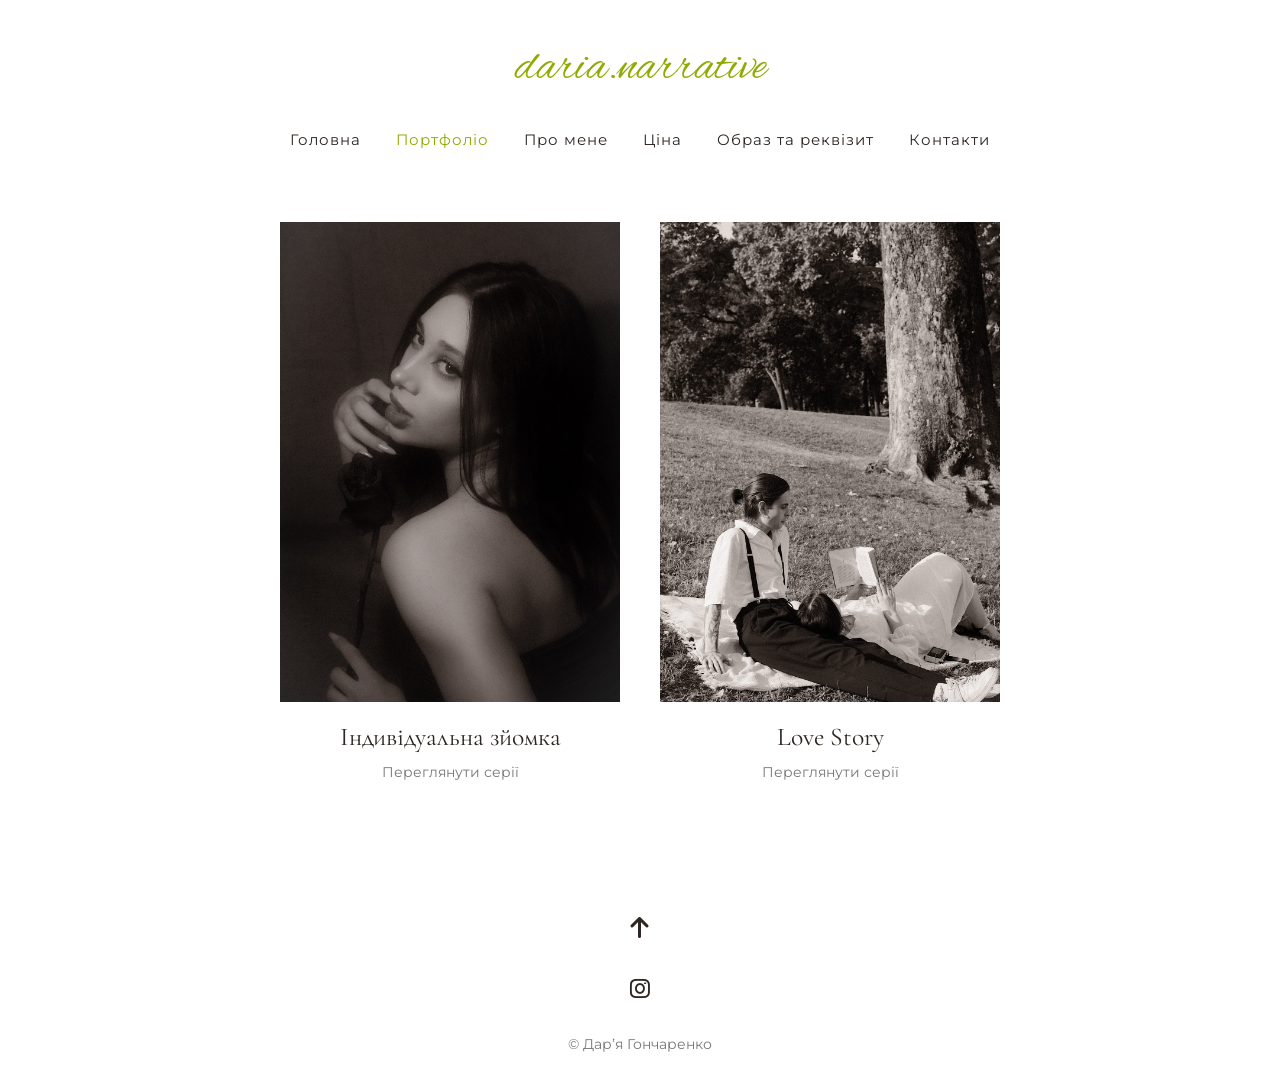
<file: portfolio.html>
<!DOCTYPE html>
<html lang="uk">
<head>
  <meta charset="UTF-8">
  <meta name="viewport" content="width=device-width, initial-scale=1.0">
  <title>daria.narrative — Портфоліо</title>
  
  <link rel="preconnect" href="https://fonts.googleapis.com">
  <link rel="preconnect" href="https://fonts.gstatic.com" crossorigin>
  <link href="https://fonts.googleapis.com/css2?family=Alex+Brush&family=Cormorant+Garamond:wght@300;400;500&family=Montserrat:wght@300;400&display=swap" rel="stylesheet">
  <link rel="stylesheet" href="https://cdnjs.cloudflare.com/ajax/libs/font-awesome/6.4.0/css/all.min.css">
  <link rel="stylesheet" href="portfolio.css">
</head>
<body>

  <!-- ШАПКА -->
  <header class="header">
    <div class="header-container">
      <a href="index.html" class="logo">daria.narrative</a>
      <nav class="desktop-nav">
        <ul>
          <li><a href="index.html">Головна</a></li>
          <li><a href="portfolio.html" class="active">Портфоліо</a></li>
          <li><a href="about.html">Про мене</a></li>
          <li><a href="services.html">Ціна</a></li>
          <li><a href="dresses.html">Образ та реквізит</a></li>
          <li><a href="contacts.html">Контакти</a></li>
        </ul>
      </nav>
      <button class="menu-toggle" id="menuToggle" aria-label="Меню">
        <i class="fa-solid fa-bars"></i>
      </button>
    </div>
  </header>

  <!-- МОБІЛЬНЕ МЕНЮ -->
  <nav class="nav-overlay" id="navOverlay">
    <button class="close-btn" id="closeMenu" aria-label="Закрити меню">&times;</button>
    <ul class="nav-links">
      <li><a href="index.html">Головна</a></li>
      <li><a href="portfolio.html">Портфоліо</a></li>
      <li><a href="about.html">Про мене</a></li>
      <li><a href="services.html">Ціна</a></li>
      <li><a href="dresses.html">Образ та реквізити</a></li>
      <li><a href="contacts.html">Контакти</a></li>
    </ul>
  </nav>

  <main>
    <section class="portfolio-section">
      <div class="portfolio-grid">
        <!-- Картка 1: Індивідуальна зйомка (веде на individual.html) -->
        <a href="individual.html" class="portfolio-link">
          <div class="portfolio-card">
            <div class="portfolio-image-wrapper">
              <img src="IMG_2026-11-06-214420.jpg" alt="Індивідуальна зйомка">
            </div>
            <h2 class="portfolio-card-title">Індивідуальна зйомка</h2>
            <p class="portfolio-subtitle">Переглянути серії</p>
          </div>
        </a>

        <!-- Картка 2: Love Story (веде на lovestory.html) -->
        <a href="lovestory.html" class="portfolio-link">
          <div class="portfolio-card">
            <div class="portfolio-image-wrapper">
              <img src="IMG_2026-11-06-214018.jpg" alt="Love Story">
            </div>
            <h2 class="portfolio-card-title">Love Story</h2>
            <p class="portfolio-subtitle">Переглянути серії</p>
          </div>
        </a>
      </div>
    </section>
  </main>

  <!-- ФУТЕР -->
  <footer class="footer">
    <button class="scroll-top-btn" id="scrollTop" aria-label="Повернутися нагору">
      <i class="fa-solid fa-arrow-up"></i>
    </button>
    <div class="social-links">
      <a href="https://www.instagram.com/daria.narrative/" target="_blank" rel="noopener noreferrer" aria-label="Instagram">
        <i class="fa-brands fa-instagram"></i>
      </a>
    </div>
    <p class="copyright">© Дарʼя Гончаренко</p>
  </footer>

  <script src="portfolio.js"></script>
</body>
</html>
</file>
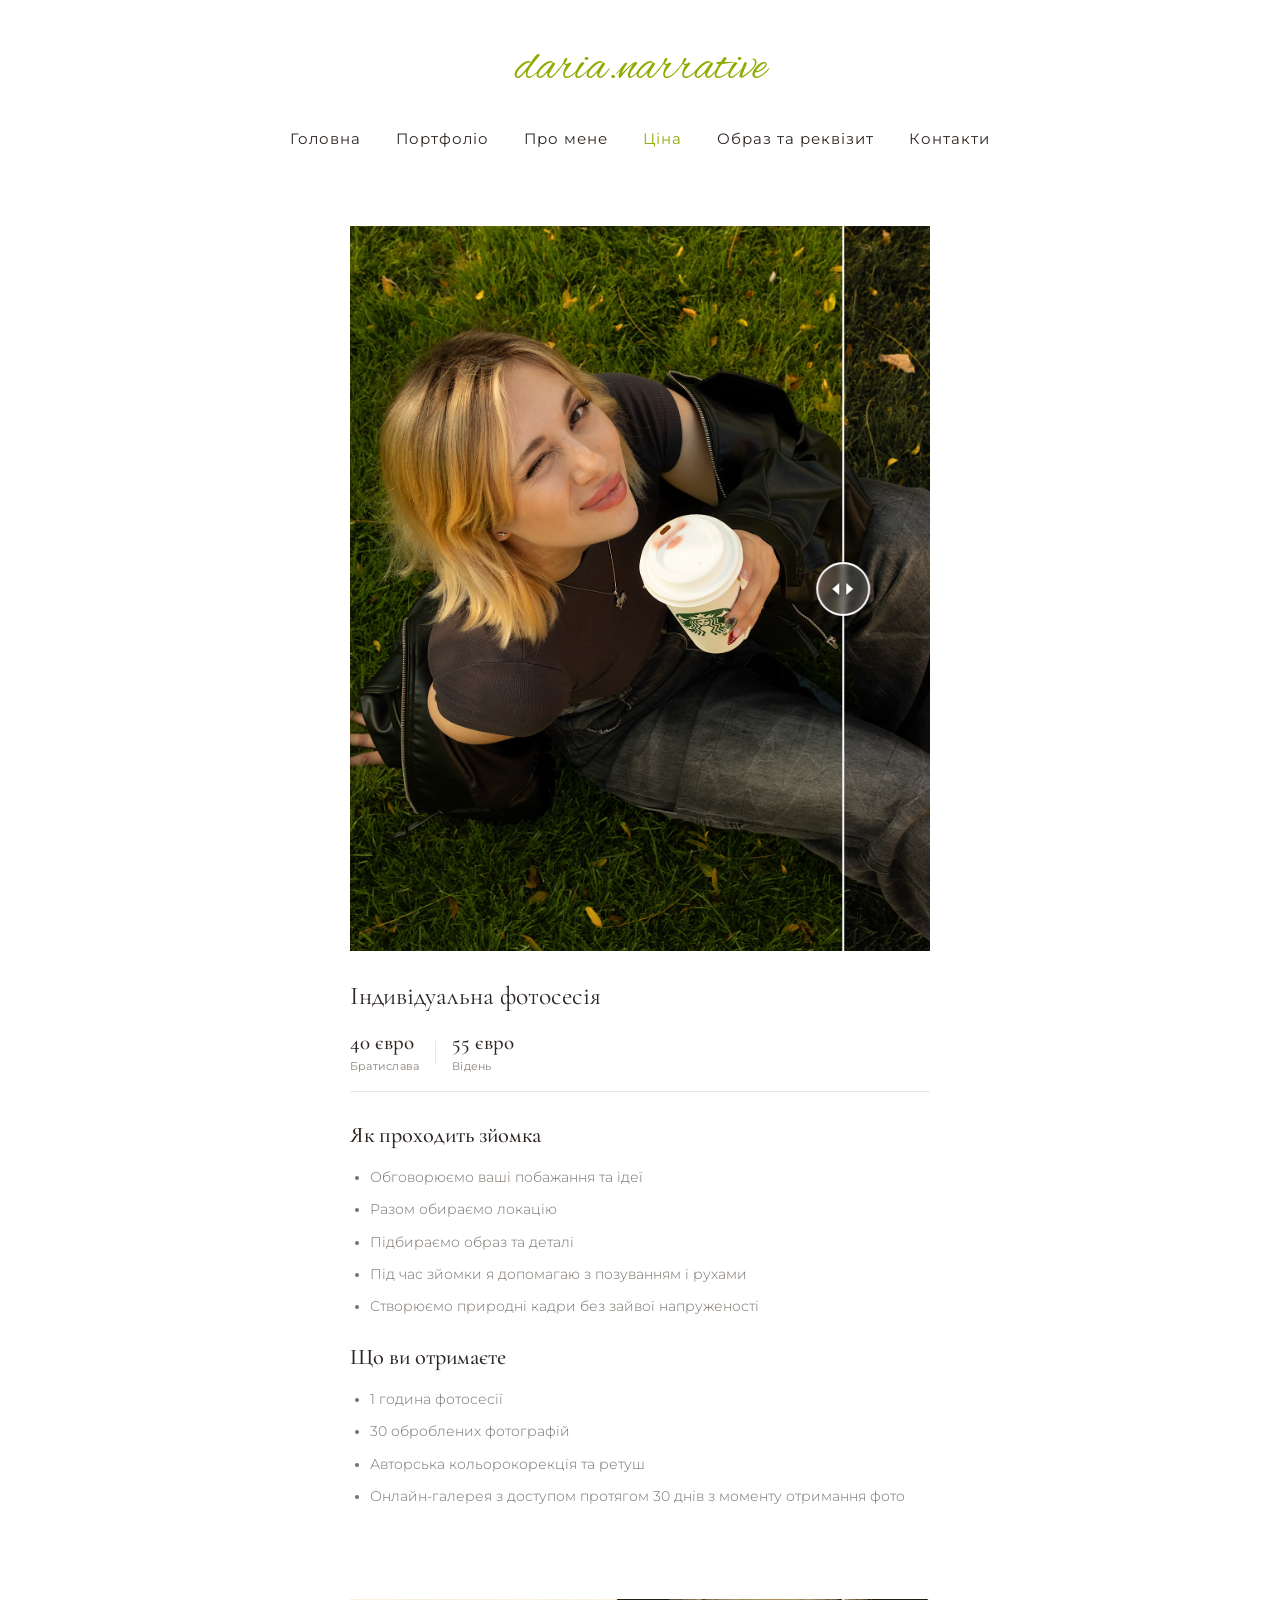
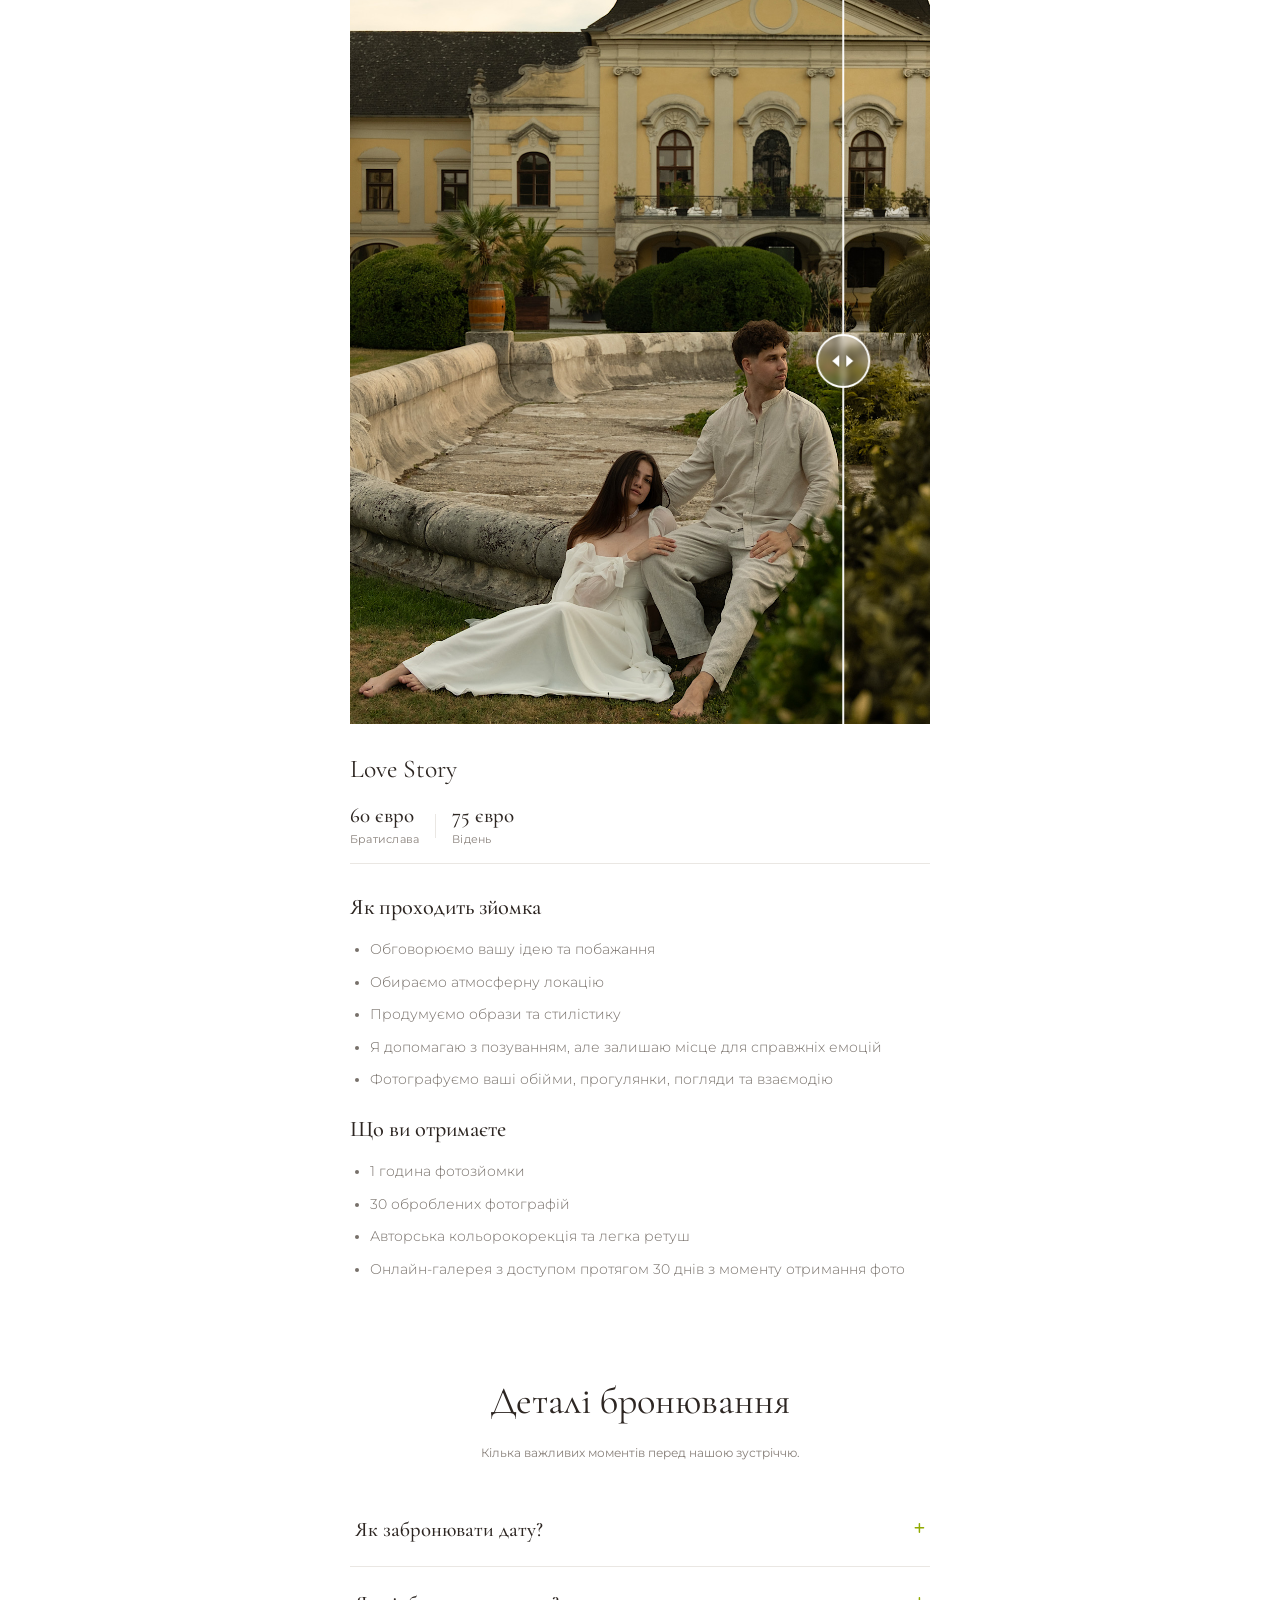
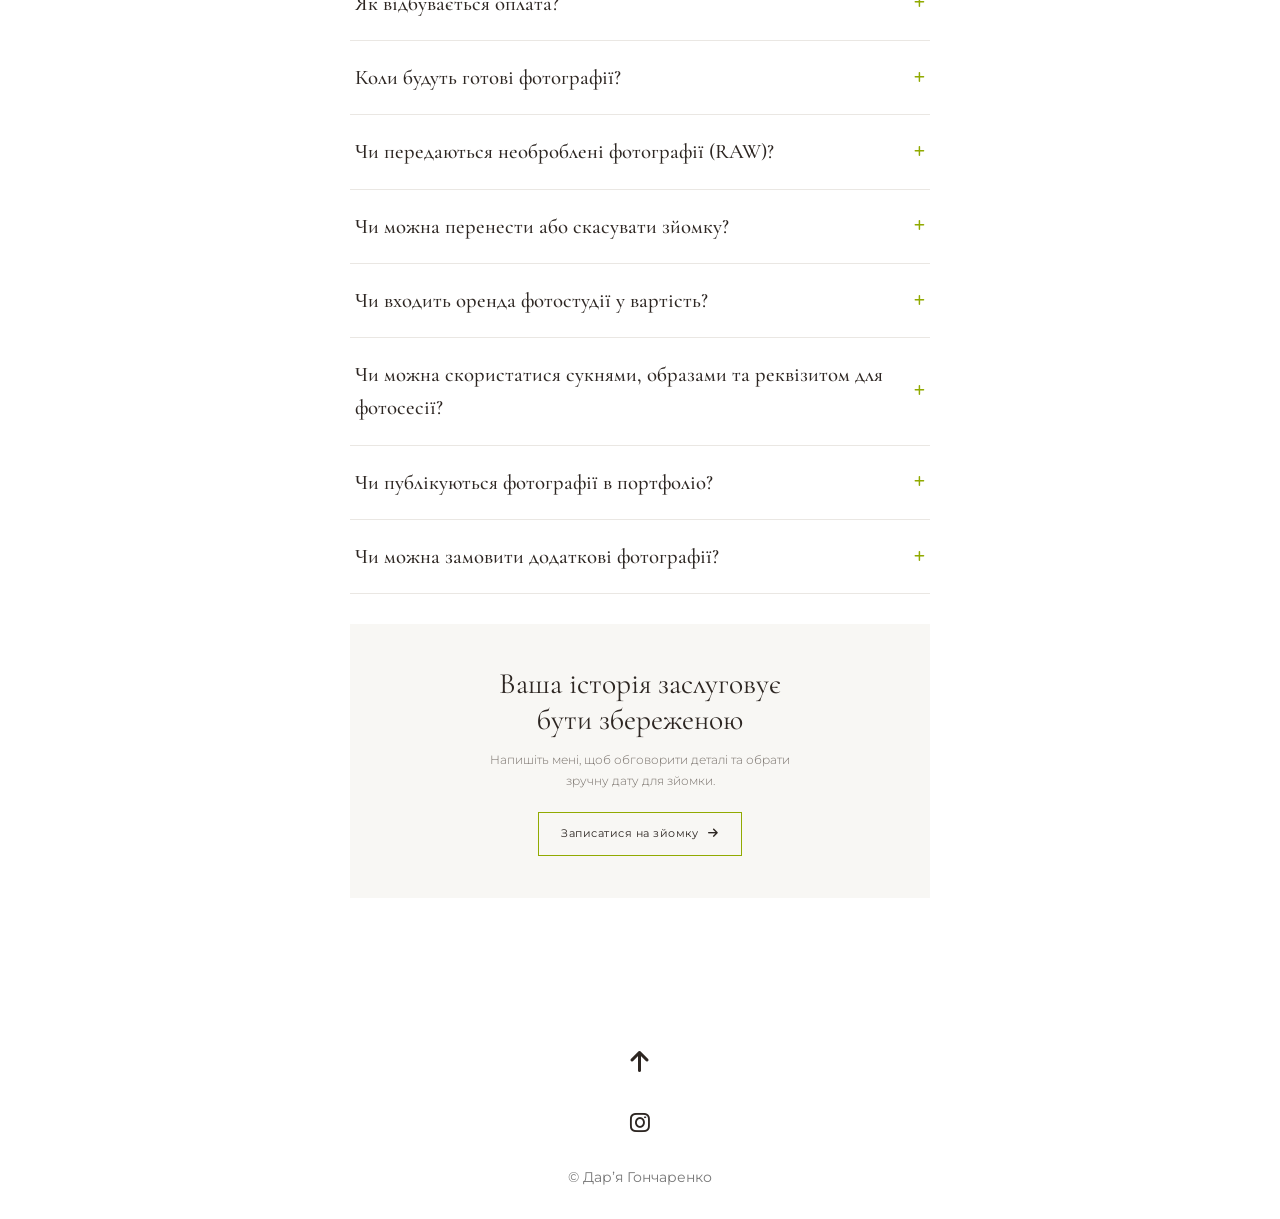
<file: services.html>
<!DOCTYPE html>
<html lang="uk">
<head>
  <meta charset="UTF-8">
  <meta name="viewport" content="width=device-width, initial-scale=1.0">

  <meta name="description" content="Послуги та вартість фотозйомок Daria Narrative у Братиславі та Відні.">
  <meta name="theme-color" content="#FFFFFF">

  <title>daria.narrative — Послуги та ціни</title>

  <link rel="preconnect" href="https://fonts.googleapis.com">
  <link rel="preconnect" href="https://fonts.gstatic.com" crossorigin>

  <link href="https://fonts.googleapis.com/css2?family=Alex+Brush&family=Cormorant+Garamond:wght@400;500;600&family=Montserrat:wght@300;400;500;600&display=swap" rel="stylesheet">

  <link rel="stylesheet" href="https://cdnjs.cloudflare.com/ajax/libs/font-awesome/6.4.0/css/all.min.css">

  <link rel="stylesheet" href="services.css">
</head>

<body>

  <!-- HEADER -->
  <header class="header">
    <div class="header-container">

      <a href="index.html" class="logo">daria.narrative</a>

      <button
        class="menu-toggle"
        id="menuToggle"
        aria-label="Відкрити меню"
        aria-expanded="false"
        aria-controls="navOverlay"
      >
        <i class="fas fa-bars"></i>
      </button>

      <nav class="desktop-nav">
        <a href="index.html">Головна</a>
        <a href="portfolio.html">Портфоліо</a>
        <a href="about.html">Про мене</a>
        <a href="services.html" class="active">Ціна</a>
        <a href="dresses.html">Образ та реквізит</a>
        <a href="contacts.html">Контакти</a>
      </nav>

    </div>
  </header>

  <!-- MOBILE MENU -->
  <div class="nav-overlay" id="navOverlay">

    <button
      class="close-btn"
      id="closeMenu"
      aria-label="Закрити меню"
    >
      <i class="fas fa-times"></i>
    </button>

    <nav class="nav-links">
      <a href="index.html">Головна</a>
      <a href="portfolio.html">Портфоліо</a>
      <a href="about.html">Про мене</a>
      <a href="services.html">Ціна</a>
      <a href="dresses.html">Образ та реквізит</a>
      <a href="contacts.html">Контакти</a>
    </nav>

  </div>

  <!-- MAIN -->
  <main class="services-main">

    <!-- INDIVIDUAL PHOTOGRAPHY -->
    <section class="service-category">

      <!-- BEFORE / AFTER -->
      <div class="before-after" data-before-after>

        <img
          class="before-after__image before-after__image--after"
          src="Sofia-01-after.jpg"
          alt="Фотографія після професійної обробки"
          draggable="false"
        >

        <img
          class="before-after__image before-after__image--before"
          src="Sofia-02-before.jpg"
          alt="Оригінальна фотографія до обробки"
          draggable="false"
        >

        <div class="before-after__divider">
          <div class="before-after__handle" aria-hidden="true">
            <span class="before-after__arrow before-after__arrow--left"></span>
            <span class="before-after__arrow before-after__arrow--right"></span>
          </div>
        </div>

        <input
          class="before-after__range"
          type="range"
          min="0"
          max="100"
          value="85"
          aria-label="Порівняти оригінальну фотографію та фотографію після обробки"
        >

      </div>

      <!-- DETAILS & PROCESS -->
      <div class="service-details-block">
        
        <div class="service-title-block">
          <div class="service-title-inline">
            <h2 class="section-title">Індивідуальна фотосесія</h2>
            
            <!-- Стильна двомісна ціна -->
            <div class="price-list">
              <div class="price-item">
                <span class="price-amount">40 євро</span>
                <span class="price-city">Братислава</span>
              </div>
              <span class="price-divider"></span>
              <div class="price-item">
                <span class="price-amount">55 євро</span>
                <span class="price-city">Відень</span>
              </div>
            </div>

          </div>
        </div>

        <h3 class="service-subtitle">Як проходить зйомка</h3>
        <ul class="service-list">
          <li>Обговорюємо ваші побажання та ідеї</li>
          <li>Разом обираємо локацію</li>
          <li>Підбираємо образ та деталі</li>
          <li>Під час зйомки я допомагаю з позуванням і рухами</li>
          <li>Створюємо природні кадри без зайвої напруженості</li>
        </ul>

        <h3 class="service-subtitle">Що ви отримаєте</h3>
        <ul class="service-list">
          <li>1 година фотосесії</li>
          <li>30 оброблених фотографій</li>
          <li>Авторська кольорокорекція та ретуш</li>
          <li>Онлайн-галерея з доступом протягом 30 днів з моменту отримання фото</li>
        </ul>
      </div>

    </section>

    <!-- LOVE STORY -->
    <section class="service-category">

      <!-- BEFORE / AFTER -->
      <div class="before-after" data-before-after>

        <img
          class="before-after__image before-after__image--after"
          src="Anna-before.jpg"
          alt="Романтична фотографія після обробки"
          draggable="false"
        >

        <img
          class="before-after__image before-after__image--before"
          src="Anna-after.jpg"
          alt="Оригінальна романтична фотографія до обробки"
          draggable="false"
        >

        <div class="before-after__divider">
          <div class="before-after__handle" aria-hidden="true">
            <span class="before-after__arrow before-after__arrow--left"></span>
            <span class="before-after__arrow before-after__arrow--right"></span>
          </div>
        </div>

        <input
          class="before-after__range"
          type="range"
          min="0"
          max="100"
          value="85"
          aria-label="Порівняти оригінальну фотографію та фотографію після обробки"
        >

      </div>

      <!-- DETAILS & PROCESS -->
      <div class="service-details-block">
        
        <div class="service-title-block">
          <div class="service-title-inline">
            <h2 class="section-title">Love Story</h2>

            <!-- Стильна двомісна ціна для Love Story -->
            <div class="price-list">
              <div class="price-item">
                <span class="price-amount">60 євро</span>
                <span class="price-city">Братислава</span>
              </div>
              <span class="price-divider"></span>
              <div class="price-item">
                <span class="price-amount">75 євро</span>
                <span class="price-city">Відень</span>
              </div>
            </div>

          </div>
        </div>

        <h3 class="service-subtitle">Як проходить зйомка</h3>
        <ul class="service-list">
          <li>Обговорюємо вашу ідею та побажання</li>
          <li>Обираємо атмосферну локацію</li>
          <li>Продумуємо образи та стилістику</li>
          <li>Я допомагаю з позуванням, але залишаю місце для справжніх емоцій</li>
          <li>Фотографуємо ваші обійми, прогулянки, погляди та взаємодію</li>
        </ul>

        <h3 class="service-subtitle">Що ви отримаєте</h3>
        <ul class="service-list">
          <li>1 година фотозйомки</li>
          <li>30 оброблених фотографій</li>
          <li>Авторська кольорокорекція та легка ретуш</li>
          <li>Онлайн-галерея з доступом протягом 30 днів з моменту отримання фото</li>
        </ul>
      </div>
    </section>

    <!-- FAQ -->
    <section class="conditions-section">

      <h2 class="section-title">Деталі бронювання</h2>

      <p class="conditions-intro">
        Кілька важливих моментів перед нашою зустріччю.
      </p>

      <div class="faq-item">
        <div class="faq-title" role="button" tabindex="0" aria-expanded="false">
          <span>Як забронювати дату?</span>
          <i class="fas fa-plus" aria-hidden="true"></i>
        </div>
        <div class="faq-text" aria-hidden="true">
          <ol class="faq-steps">
            <li>Напишіть мені в <a href="https://www.instagram.com/daria.narrative/" target="_blank" rel="noopener noreferrer">Instagram</a>, щоб узгодити місто, дату та зручний час фотосесії.</li>
            <li>
              Після узгодження всіх деталей для підтвердження запису необхідно внести передоплату:
              <ul class="faq-sublist">
                <li>Братислава — <strong>10 €</strong></li>
                <li>Відень — <strong>20 €</strong></li>
              </ul>
            </li>
            <li>Після отримання передоплати дата та час вважаються заброньованими за вами</li>
        </div>
      </div>

      <div class="faq-item">
        <div class="faq-title" role="button" tabindex="0" aria-expanded="false">
          <span>Як відбувається оплата?</span>
          <i class="fas fa-plus" aria-hidden="true"></i>
        </div>
        <div class="faq-text" aria-hidden="true">
          Передоплата зараховується до загальної вартості фотосесії. Решту суми ви оплачуєте після завершення зйомки — готівкою або переказом на картку, як вам зручніше
        </div>
      </div>

      <div class="faq-item">
        <div class="faq-title" role="button" tabindex="0" aria-expanded="false">
          <span>Коли будуть готові фотографії?</span>
          <i class="fas fa-plus" aria-hidden="true"></i>
        </div>
        <div class="faq-text" aria-hidden="true">
          Готові фотографії ви отримаєте протягом 14 днів після фотосесії через персональну онлайн-галерею. Доступ до галереї зберігається протягом 30 днів з моменту отримання фотографій.
        </div>
      </div>

      <div class="faq-item">
        <div class="faq-title" role="button" tabindex="0" aria-expanded="false">
          <span>Чи передаються необроблені фотографії (RAW)?</span>
          <i class="fas fa-plus" aria-hidden="true"></i>
        </div>
        <div class="faq-text" aria-hidden="true">
          Відбір фотографій для обробки я здійснюю самостійно, орієнтуючись на якість кадру, емоції та цілісність фотосерії. Ви отримуєте готові фотографії в моєму авторському стилі. Необроблені файли (RAW) не передаються.
        </div>
      </div>

      <div class="faq-item">
        <div class="faq-title" role="button" tabindex="0" aria-expanded="false">
          <span>Чи можна перенести або скасувати зйомку?</span>
          <i class="fas fa-plus" aria-hidden="true"></i>
        </div>
        <div class="faq-text" aria-hidden="true">
          Перенести фотосесію можна один раз, попередивши мене не пізніше ніж за 24 години до її початку.
          <br><br>
          У разі скасування бронювання або неявки внесена передоплата не повертається.
          <br><br>
          Якщо перенесення або скасування відбувається з мого боку, передоплата повертається або переноситься на іншу дату за вашим бажанням.
        </div>
      </div>

      <div class="faq-item">
        <div class="faq-title" role="button" tabindex="0" aria-expanded="false">
          <span>Чи входить оренда фотостудії у вартість?</span>
          <i class="fas fa-plus" aria-hidden="true"></i>
        </div>
        <div class="faq-text" aria-hidden="true">
          Оренда фотостудії не входить у вартість фотосесії та оплачується окремо. За потреби я допоможу підібрати студію відповідно до ваших побажань та забронювати зручний час.
        </div>
      </div>
      
      <div class="faq-item">
        <div class="faq-title" role="button" tabindex="0" aria-expanded="false">
          <span>Чи можна скористатися сукнями, образами та реквізитом для фотосесії?</span>
          <i class="fas fa-plus" aria-hidden="true"></i>
        </div>
        <div class="faq-text" aria-hidden="true">
          Так! На цій сторінці представлені сукні, образи та реквізит, які ви можете обрати для своєї фотосесії. Частина з них доступна безкоштовно, а деякі сукні та образи передбачають додаткову оплату.

Ви можете заздалегідь ознайомитися з доступними варіантами та узгодити свій вибір під час бронювання фотосесії.
        </div>
      </div>
      
      <div class="faq-item">
        <div class="faq-title" role="button" tabindex="0" aria-expanded="false">
          <span>Чи публікуються фотографії в портфоліо?</span>
          <i class="fas fa-plus" aria-hidden="true"></i>
        </div>
        <div class="faq-text" aria-hidden="true">
          Фотографії можуть публікуватися в моєму портфоліо та соціальних мережах. Якщо ви не бажаєте, щоб ваші фотографії використовувалися з цією метою, будь ласка, повідомте мені про це під час бронювання.
        </div>
      </div>

      <div class="faq-item">
        <div class="faq-title" role="button" tabindex="0" aria-expanded="false">
          <span>Чи можна замовити додаткові фотографії?</span>
          <i class="fas fa-plus" aria-hidden="true"></i>
        </div>
        <div class="faq-text" aria-hidden="true">
          Так, ви можете замовити додаткові фотографії понад кількість, передбачену обраним пакетом. Вартість одного додаткового обробленого фото — 1 €.
        </div>
      </div>
           
    </section>

    <!-- BOOKING -->
    <section class="booking-section">

      <h2>Ваша історія заслуговує бути збереженою</h2>

      <p>
        Напишіть мені, щоб обговорити деталі
        та обрати зручну дату для зйомки.
      </p>

      <a href="contacts.html" class="booking-button">
        Записатися на зйомку
        <i class="fas fa-arrow-right"></i>
      </a>

    </section>

  </main>

  <!-- FOOTER -->
  <footer class="footer">

    <button class="scroll-top-btn" id="scrollTop" aria-label="Нагору">
      <i class="fas fa-arrow-up"></i>
    </button>

    <div class="social-links">
      <a href="https://www.instagram.com/daria.narrative/" target="_blank" rel="noopener noreferrer" aria-label="Instagram">
        <i class="fab fa-instagram"></i>
      </a>
    </div>

    <p class="copyright">© Дарʼя Гончаренко</p>

  </footer>

  <script src="services.js"></script>

</body>
</html>
</file>
<file: index.css>
/* ========================================== */
/* 1. СКИДАННЯ ТА БАЗОВІ СТИЛІ                */
/* ========================================== */

* {
  box-sizing: border-box;
  margin: 0;
  padding: 0;
}

html {
  scroll-behavior: smooth;
}

body {
  background-color: #FFFFFF; /* Чисто білий фон сторінки */
  color: #2D2622;
  font-family: 'Montserrat', sans-serif;
  line-height: 1.6;
  overflow-x: hidden;
}

a {
  text-decoration: none;
  color: inherit;
}

img {
  max-width: 100%;
  height: auto;
  display: block;
}


/* ========================================== */
/* 2. ШАПКА ТА МЕНЮ                           */
/* ========================================== */

.header {
  position: relative;
  width: 100%;
  background-color: #FFFFFF; /* Білий фон шапки */
  padding: 30px 20px 20px;
  z-index: 1000;
}

.header-container {
  max-width: 1200px;
  margin: 0 auto;
  display: flex;
  flex-direction: column;
  align-items: center;
  justify-content: center;
  width: 100%;
}

.logo {
  font-family: 'Alex Brush', cursive;
  font-size: 3rem;
  color: #91aa01;
  text-align: center;
  margin-bottom: 20px;
}

.menu-toggle {
  display: none !important;
}

.desktop-nav {
  display: block !important;
  width: 100%;
}

.desktop-nav ul {
  display: flex !important;
  flex-direction: row;
  list-style: none;
  gap: 35px;
  justify-content: center;
  align-items: center;
  padding: 0;
  margin: 0;
}

.desktop-nav a {
  font-family: 'Montserrat', sans-serif;
  font-size: 0.95rem;
  letter-spacing: 1px;
  color: #2D2622;
  text-decoration: none;
  transition: color 0.3s ease;
}

.desktop-nav a:hover,
.desktop-nav a.active {
  color: #91aa01;
}


/* ========================================== */
/* 3. ГОЛОВНИЙ СЛАЙДЕР                        */
/* ========================================== */

.hero-slider {
  position: relative;
  width: 100%;
  height: 85vh;
  margin-top: 0;
  overflow: hidden;
}

.slide {
  position: absolute;
  top: 0;
  left: 0;
  width: 100%;
  height: 100%;
  opacity: 0;
  transition: opacity 0.8s ease-in-out;
  background-size: cover;
  background-position: center;
  display: flex;
  align-items: flex-end;
}

.slide.active {
  opacity: 1;
}

.slide-overlay {
  width: 100%;
  padding: 40px 20px 60px;
  background: linear-gradient(
    to top,
    rgba(0, 0, 0, 0.7),
    transparent
  );
  color: #ffffff;
  text-align: center;
}

.slide-title {
  font-family: 'Cormorant Garamond', serif;
  font-size: 1.6rem;
  font-weight: 300;
  margin-bottom: 25px;
  line-height: 1.3;
}

.btn-border {
  display: inline-block;
  padding: 12px 24px;
  border: 1px solid rgba(255, 255, 255, 0.8);
  color: #ffffff;
  font-size: 0.85rem;
  letter-spacing: 1px;
  transition: background-color 0.3s ease, color 0.3s ease;
}

.btn-border:hover {
  background-color: rgba(255, 255, 255, 0.2);
}

.slider-controls {
  position: absolute;
  bottom: 15px;
  left: 0;
  width: 100%;
  display: flex;
  justify-content: center;
  align-items: center;
  gap: 20px;
  color: #ffffff;
  z-index: 10;
}

.slider-arrow {
  background: none;
  border: none;
  color: #ffffff;
  font-size: 1.3rem;
  cursor: pointer;
}

.slide-counter {
  font-size: 0.85rem;
}


/* ========================================== */
/* 4. СЕКЦІЯ ВІДГУКІВ                         */
/* ========================================== */

.reviews-section {
  padding: 70px 20px 40px;
  text-align: center;
}

.section-title {
  font-family: 'Cormorant Garamond', serif;
  font-size: 2.2rem;
  font-weight: 400;
  margin-bottom: 45px;
  line-height: 1.2;
}

.reviews-container {
  display: grid;
  grid-template-columns: repeat(2, minmax(0, 1fr));
  justify-content: center;
  gap: 50px;
  max-width: 1000px;
  margin: 0 auto;
  align-items: stretch;
}

.review-item {
  display: flex;
  flex-direction: column;
  align-items: center;
  justify-content: space-between;
  min-width: 0;
  margin-bottom: 30px;
  height: 100%;
}

.avatar-wrapper {
  width: 160px;
  height: 160px;
  margin: 0 auto 20px;
  border-radius: 50%;
  overflow: hidden;
  flex-shrink: 0;
}

.avatar-wrapper img {
  width: 100%;
  height: 100%;
  object-fit: cover;
}

.reviewer-name {
  font-family: 'Cormorant Garamond', serif;
  font-size: 1.6rem;
  font-weight: 400;
  margin-bottom: 15px;
}

/* КОРОТКА ЕМОЦІЙНА ЦИТАТА */

.review-teaser {
  max-width: 430px;
  margin: 0 0 15px;
  font-family: 'Cormorant Garamond', serif;
  font-size: 21px;
  font-weight: 400;
  font-style: italic;
  line-height: 1.6;
  color: #5B5149;
  flex-grow: 1;
  display: flex;
  align-items: center;
  transition: opacity 0.3s ease, transform 0.3s ease;
}

/* КОНТЕЙНЕР ПОВНОГО ВІДГУКУ */

.review-full {
  display: grid;
  grid-template-rows: 0fr;
  opacity: 0;
  width: 100%;
  transition:
    grid-template-rows 0.5s ease,
    opacity 0.4s ease;
}

.review-text {
  min-height: 0;
  overflow: hidden;
  font-family: 'Cormorant Garamond', serif;
  font-size: 21px;
  font-weight: 400;
  font-style: italic;
  color: #5B5149;
  line-height: 1.6;
  white-space: pre-line;
  text-align: center;
  padding: 0 10px;
  max-width: 430px;
  margin: 0 auto;
}

/* РОЗГОРНУТИЙ СТАН */

.review-item.expanded .review-teaser {
  opacity: 0;
  transform: scale(0.95);
  max-height: 0;
  margin: 0;
  overflow: hidden;
  pointer-events: none;
}

.review-item.expanded .review-full {
  grid-template-rows: 1fr;
  opacity: 1;
  flex-grow: 1;
}

.review-item.expanded .review-text {
  padding-top: 5px;
}

/* КНОПКА ЧИТАТИ ПОВНІСТЮ / ЗГОРНУТИ */

.review-toggle {
  display: inline-block;
  background: none;
  border: none;
  border-bottom: 1px solid #AAA18F;
  padding: 5px 0;
  margin-top: 18px;
  font-family: 'Montserrat', sans-serif;
  font-size: 11px;
  font-weight: 400;
  letter-spacing: 1.5px;
  text-transform: uppercase;
  color: #5B5149;
  cursor: pointer;
  transition:
    color 0.3s ease,
    border-color 0.3s ease;
  flex-shrink: 0;
}

.review-toggle:hover {
  color: #91aa01;
  border-color: #91aa01;
}

.review-toggle:focus-visible {
  outline: 2px solid #91aa01;
  outline-offset: 5px;
}


/* ========================================== */
/* 5. ДЕКОРАТИВНИЙ ПЕРЕХІД З ЛИСТОЧКОМ        */
/* ========================================== */

.section-divider {
  display: flex;
  align-items: center;
  justify-content: center;
  gap: 16px;

  width: calc(100% - 40px);
  max-width: 460px;

  margin: 15px auto 35px;
}

.divider-line {
  flex: 1;
  height: 1px;
  background-color: #92966B;
  opacity: 0.8;
}

.divider-leaf {
  display: block;
  width: 40px;
  height: 40px;
  object-fit: contain;
  object-position: center;
  flex-shrink: 0;
  mix-blend-mode: multiply;
}


/* ========================================== */
/* 6. СЕКЦІЯ ЗЙОМОК                           */
/* ========================================== */

.portfolio-series {
  padding: 40px 20px 70px;
  text-align: center;
}

.series-grid {
  display: flex;
  justify-content: center;
  gap: 40px;
  flex-wrap: wrap;
  max-width: 1200px;
  margin: 0 auto;
}

.series-link {
  display: block;
  flex: 1;
  max-width: 500px;
  color: inherit;
}

.series-card {
  width: 100%;
  margin-bottom: 20px;
  cursor: pointer;
}

.series-image-wrapper {
  width: 100%;
  height: 480px;
  overflow: hidden;
  margin-bottom: 15px;
}

.series-image-wrapper img {
  width: 100%;
  height: 100%;
  object-fit: cover;
  transition: transform 0.4s ease;
}

.series-card:hover .series-image-wrapper img {
  transform: scale(1.02);
}

.series-subtitle {
  font-size: 0.85rem;
  color: #777;
  margin-top: 4px;
}


/* ========================================== */
/* 7. ФУТЕР                                   */
/* ========================================== */

.footer {
  padding: 40px 20px 30px;
  text-align: center;
}

.scroll-top-btn {
  background: none;
  border: none;
  font-size: 1.5rem;
  cursor: pointer;
  margin-bottom: 30px;
  color: #2D2622;
}

.social-links {
  display: flex;
  justify-content: center;
  gap: 25px;
  margin-bottom: 25px;
}

.social-links a {
  font-size: 1.4rem;
  color: #2D2622;
}

.copyright {
  font-size: 0.9rem;
  color: #777;
}


/* ========================================== */
/* 8. МОБІЛЬНЕ МЕНЮ                           */
/* ========================================== */

.nav-overlay {
  position: fixed;
  top: 0;
  left: 0;
  width: 100%;
  height: 100vh;

  background-color: #FFFFFF; /* Білий фон мобільного меню */

  display: flex;
  flex-direction: column;
  justify-content: center;
  align-items: center;

  z-index: 2000;

  opacity: 0;
  pointer-events: none;

  transition: opacity 0.3s ease;
}

.nav-overlay.active {
  opacity: 1;
  pointer-events: all;
}

.nav-overlay .close-btn {
  position: absolute;
  top: 20px;
  right: 25px;

  background: none;
  border: none;

  font-size: 2.5rem;
  cursor: pointer;

  color: #2D2622;
}

.nav-links {
  list-style: none;
  text-align: center;
}

.nav-links li {
  margin: 20px 0;
}

.nav-links a {
  font-family: 'Cormorant Garamond', serif;
  font-size: 2rem;
  letter-spacing: 1px;
}


/* ========================================== */
/* 9. АДАПТИВНІСТЬ ДЛЯ ТЕЛЕФОНІВ              */
/* ========================================== */

@media (max-width: 768px) {

  /* ШАПКА */

  .header {
    position: fixed;
    top: 0;
    left: 0;
    padding: 15px 20px;
    background-color: rgba(255, 255, 255, 0.95); /* Напівпрозорий білий */
    backdrop-filter: blur(8px);
  }

  .header-container {
    flex-direction: row;
    justify-content: space-between;
  }

  .logo {
    font-size: 2.2rem;
    margin-bottom: 0;
    text-align: left;
  }

  /* КНОПКА МЕНЮ */

  .menu-toggle {
    display: block !important;
    background: none;
    border: none;
    font-size: 1.5rem;
    cursor: pointer;
    color: #2D2622;
  }

  .desktop-nav {
    display: none !important;
  }

  /* СЛАЙДЕР */

  .hero-slider {
    margin-top: 65px !important;
  }

  /* ЗАГОЛОВКИ */

  .section-title {
    font-size: 1.7rem !important;
    line-height: 1.25 !important;
    margin-bottom: 25px !important;
  }

  /* ВІДГУКИ */

  .reviews-container {
    grid-template-columns: 1fr;
    gap: 30px;
    padding: 0 5px;
  }

  .review-item {
    width: 100%;
    max-width: 500px;
    margin: 0 auto 15px;
  }

  .review-teaser {
    font-size: 19px;
  }

  .review-text {
    font-size: 19px;
    line-height: 1.6;
  }

  /* ЗЙОМКИ */

  .series-grid {
    flex-direction: column;
    align-items: center;
    gap: 30px;
  }

  .series-link {
    max-width: 100%;
    width: 100%;
  }

  .series-card {
    max-width: 500px;
    width: 100%;
  }

  /* ПЕРЕХІД З ЛИСТОЧКОМ */

  .section-divider {
    width: calc(100% - 60px);
    max-width: 460px;
    gap: 12px;
    margin: 15px auto 35px;
  }

  .divider-leaf {
    width: 35px;
    height: 35px;
  }

  /* ФОТОГРАФІЇ ЗЙОМОК */

  .series-image-wrapper {
    height: 420px;
  }

}


/* ========================================== */
/* 10. МАЛЕНЬКІ ЕКРАНИ                        */
/* ========================================== */

@media (max-width: 380px) {

  .logo {
    font-size: 1.9rem;
  }

  .section-divider {
    gap: 9px;
  }

  .divider-leaf {
    width: 58px;
    height: 58px;
  }

  .series-image-wrapper {
    height: 350px;
  }

}


/* ========================================== */
/* 11. ПОВАГА ДО ЗМЕНШЕННЯ АНІМАЦІЙ           */
/* ========================================== */

@media (prefers-reduced-motion: reduce) {

  .review-full {
    transition: none;
  }

  .review-teaser {
    transition: none;
  }

  .review-toggle {
    transition: none;
  }

}
</file>
<file: contacts.css>
/* ========================================== */
/* 1. СКИДАННЯ ТА БАЗОВІ СТИЛІ                */
/* ========================================== */

* {
  box-sizing: border-box;
  margin: 0;
  padding: 0;
}

html {
  scroll-behavior: smooth;
}

body {
  background-color: #FFFFFF; /* Чисто білий фон сторінки */
  color: #2D2622;
  font-family: 'Montserrat', sans-serif;
  line-height: 1.6;
  overflow-x: hidden;
}

a {
  text-decoration: none;
  color: inherit;
}

img {
  max-width: 100%;
  height: auto;
  display: block;
}

/* ========================================== */
/* 2. ШАПКА ДЛЯ КОМП'ЮТЕРА                    */
/* ========================================== */
.header {
  position: relative;
  width: 100%;
  background-color: #FFFFFF;
  padding: 30px 20px 20px;
  z-index: 1000;
  display: flex;
  flex-direction: column;
  align-items: center;
  justify-content: center;
}

.header-container {
  max-width: 1200px;
  margin: 0 auto;
  display: flex;
  flex-direction: column;
  align-items: center;
  justify-content: center;
  width: 100%;
}

.logo {
  font-family: 'Alex Brush', cursive;
  font-size: 3rem;
  color: #91aa01;
  text-align: center;
  margin-bottom: 20px;
}

.menu-toggle {
  display: none !important;
}

.desktop-nav {
  display: block !important;
  width: 100%;
}

.desktop-nav ul {
  display: flex !important;
  flex-direction: row;
  list-style: none;
  gap: 35px;
  justify-content: center;
  align-items: center;
  padding: 0;
  margin: 0;
}

.desktop-nav a {
  font-family: 'Montserrat', sans-serif;
  font-size: 0.95rem;
  letter-spacing: 1px;
  color: #2D2622;
  text-decoration: none;
  transition: color 0.3s ease;
}

.desktop-nav a:hover,
.desktop-nav a.active {
  color: #91aa01;
}

/* ========================================== */
/* 3. МОБІЛЬНИЙ ОВЕРЛЕЙ МЕНЮ                  */
/* ========================================== */
.nav-overlay {
  position: fixed;
  top: 0;
  left: 0;
  width: 100%;
  height: 100vh;
  background-color: #FFFFFF;
  display: flex;
  flex-direction: column;
  justify-content: center;
  align-items: center;
  z-index: 2000;
  opacity: 0;
  pointer-events: none;
  transition: opacity 0.3s ease;
}

.nav-overlay.active {
  opacity: 1;
  pointer-events: all;
}

.nav-overlay .close-btn {
  position: absolute;
  top: 20px;
  right: 25px;
  background: none;
  border: none;
  font-size: 2.5rem;
  cursor: pointer;
  color: #2D2622;
}

.nav-links {
  list-style: none;
  text-align: center;
}

.nav-links li {
  margin: 18px 0;
}

.nav-links a {
  font-family: 'Cormorant Garamond', serif;
  font-size: 1.8rem;
  letter-spacing: 1px;
}

/* ========================================== */
/* 4. КОНТЕНТ СТОРІНКИ КОНТАКТИ                  */
/* ========================================== */
.contacts-main {
  padding: 30px 20px 60px;
  max-width: 650px;
  margin: 0 auto;
}

.contacts-section {
  position: relative;
  width: 100%;
}

.contacts-image-wrapper {
  width: 100%;
  height: 420px;
  overflow: hidden;
  border-radius: 4px;
  margin-bottom: -60px;
  position: relative;
  z-index: 1;
}

.contacts-image-wrapper img {
  width: 100%;
  height: 100%;
  object-fit: cover;
}

.contacts-card {
  position: relative;
  z-index: 2;
  background-color: #FFFFFF;
  margin: 0 20px;
  padding: 40px 35px;
  border-radius: 4px;
  box-shadow: 0 10px 30px rgba(0, 0, 0, 0.08); /* Трохи м'якша тінь для контрасту на білому */
  text-align: left;
}

.contacts-title {
  font-family: 'Cormorant Garamond', serif;
  font-size: 2.4rem;
  font-weight: 400;
  margin-bottom: 20px;
  color: #2D2622;
}

.contacts-text {
  font-size: 0.95rem;
  color: #4A443F;
  line-height: 1.7;
  margin-bottom: 25px;
}

/* ПРЯМОКУТНА КНОПКА З БІЛИМ ФОНОМ ТА ТОНКОЮ РАМКОЮ */
.order-btn {
  display: block;
  width: 100%;
  max-width: 220px;
  margin: 0 auto;
  padding: 12px 20px;
  background-color: #FFFFFF;
  color: #2D2622;
  font-family: 'Montserrat', sans-serif;
  font-size: 0.85rem;
  font-weight: 400;
  letter-spacing: 0.5px;
  text-align: center;
  border-radius: 0px;
  border: 1px solid #2D2622;
  transition: all 0.3s ease;
  box-shadow: none;
}

.order-btn:hover {
  background-color: #91aa01;
  color: #FFFFFF;
  border-color: #91aa01;
  transform: translateY(-1px);
}

/* ========================================== */
/* 5. ПІДНІЖОК                                   */
/* ========================================== */
.footer {
  padding: 40px 20px 30px;
  text-align: center;
}

.scroll-top-btn {
  background: none;
  border: none;
  font-size: 1.5rem;
  cursor: pointer;
  margin-bottom: 25px;
  color: #2D2622;
}

.social-links {
  display: flex;
  justify-content: center;
  align-items: center;
  gap: 25px;
  margin-bottom: 25px;
}

.social-links a {
  font-size: 1.4rem;
  color: #2D2622;
  transition: color 0.3s ease;
}

.social-links a:hover {
  color: #91aa01;
}

.copyright {
  font-size: 0.9rem;
  color: #777;
}

/* ========================================== */
/* 6. МОБІЛЬНИЙ РЕЖИМ (до 768px)                  */
/* ========================================== */
@media (max-width: 768px) {
  .header {
    position: fixed;
    top: 0;
    left: 0;
    flex-direction: row;
    justify-content: space-between;
    align-items: center;
    padding: 15px 20px;
    background-color: rgba(255, 255, 255, 0.95); /* Напівпрозорий білий */
    backdrop-filter: blur(8px);
    z-index: 3000;
  }

  .header-container {
    flex-direction: row;
    justify-content: space-between;
    align-items: center;
  }

  .logo {
    font-size: 2.2rem;
    margin-bottom: 0;
    text-align: left;
  }

  .menu-toggle {
    display: block !important;
    background: none;
    border: none;
    font-size: 1.5rem;
    cursor: pointer;
    color: #2D2622;
  }

  .desktop-nav {
    display: none !important;
  }

  .contacts-main {
    padding: 85px 15px 40px;
    max-width: 550px;
  }

  .contacts-image-wrapper {
    height: 380px;
    margin-bottom: -50px;
  }

  .contacts-card {
    margin: 0 10px;
    padding: 35px 25px;
  }
}
</file>
<file: services.css>
/* ========================================== */
/* 1. СКИДАННЯ ТА БАЗОВІ СТИЛІ                */
/* ========================================== */

* {
  box-sizing: border-box;
  margin: 0;
  padding: 0;
}

html {
  scroll-behavior: smooth;
}

body {
  background-color: #FFFFFF;
  color: #2D2622;
  font-family: 'Montserrat', sans-serif;
  line-height: 1.6;
  overflow-x: hidden;
}

a {
  text-decoration: none;
  color: inherit;
}

img {
  max-width: 100%;
  height: auto;
  display: block;
}

/* ========================================== */
/* 2. ШАПКА ТА МЕНЮ                           */
/* ========================================== */

.header {
  position: relative;
  width: 100%;
  background-color: #FFFFFF;
  padding: 30px 20px 20px;
  z-index: 1000;
  display: flex;
  flex-direction: column;
  align-items: center;
  justify-content: center;
}

.header-container {
  max-width: 1200px;
  margin: 0 auto;
  display: flex;
  flex-direction: column;
  align-items: center;
  justify-content: center;
  width: 100%;
}

.logo {
  font-family: 'Alex Brush', cursive;
  font-size: 3rem;
  color: #91aa01;
  text-align: center;
  margin-bottom: 20px;
}

.menu-toggle {
  display: none;
}

.desktop-nav {
  display: flex !important;
  flex-direction: row;
  list-style: none;
  gap: 35px;
  justify-content: center;
  align-items: center;
  padding: 0;
  margin: 0;
  width: 100%;
}

.desktop-nav a {
  font-size: 0.95rem;
  letter-spacing: 1px;
  color: #2D2622;
  transition: color 0.3s ease;
}

.desktop-nav a:hover,
.desktop-nav a.active {
  color: #91aa01;
}

/* ========================================== */
/* 3. МОБІЛЬНЕ МЕНЮ                           */
/* ========================================== */

.nav-overlay {
  position: fixed;
  inset: 0;
  width: 100%;
  height: 100vh;
  background-color: #FFFFFF;
  display: flex;
  flex-direction: column;
  justify-content: center;
  align-items: center;
  z-index: 3500;
  opacity: 0;
  pointer-events: none;
  transition: opacity 0.3s ease;
}

.nav-overlay.active {
  opacity: 1;
  pointer-events: all;
}

.nav-overlay .close-btn {
  position: absolute;
  top: 20px;
  right: 25px;
  background: none;
  border: none;
  font-size: 2.5rem;
  cursor: pointer;
  color: #2D2622;
}

.nav-links {
  display: flex;
  flex-direction: column;
  align-items: center;
  gap: 18px;
}

.nav-links a {
  font-family: 'Cormorant Garamond', serif;
  font-size: 1.8rem;
  letter-spacing: 1px;
  color: #2D2622;
  transition: color 0.3s ease;
}

.nav-links a:hover,
.nav-links a.active {
  color: #91aa01;
}

/* ========================================== */
/* 4. ОСНОВНА СТОРІНКА                        */
/* ========================================== */

.services-main {
  width: 100%;
  max-width: 620px;
  padding: 55px 20px 60px;
  margin: 0 auto;
  text-align: center;
}

/* ========================================== */
/* 5. ВСТУПНИЙ БЛОК                           */
/* ========================================== */

.services-intro {
  padding: 30px 0 65px;
}

.intro-label,
.booking-label {
  display: block;
  font-size: 0.65rem;
  letter-spacing: 3px;
  color: #91aa01;
  margin-bottom: 18px;
}

.main-title {
  font-family: 'Cormorant Garamond', serif;
  font-size: 3rem;
  font-weight: 400;
  line-height: 1.1;
  color: #2D2622;
}

.intro-text {
  max-width: 390px;
  margin: 20px auto 0;
  font-size: 0.9rem;
  line-height: 1.9;
  font-weight: 300;
  color: #716963;
}

.intro-line {
  width: 45px;
  height: 1px;
  background: #91aa01;
  margin: 30px auto 0;
}

/* ========================================== */
/* 6. КАТЕГОРІЇ ФОТОЗЙОМКИ                    */
/* ========================================== */

.service-category {
  margin-bottom: 90px;
  text-align: left;
}

.category-heading {
  text-align: center;
  margin-bottom: 25px;
}

.category-number {
  display: block;
  font-family: 'Cormorant Garamond', serif;
  font-size: 1rem;
  color: #91aa01;
  margin-bottom: 8px;
  letter-spacing: 2px;
}

.category-heading .section-title {
  font-family: 'Cormorant Garamond', serif;
  font-size: 2.5rem;
  font-weight: 400;
  color: #2D2622;
  margin: 0 0 10px;
}

.category-description {
  max-width: 400px;
  margin: 0 auto;
  color: #77706a;
  font-size: 0.83rem;
  line-height: 1.8;
  font-weight: 300;
}

/* ========================================== */
/* ДОДАТКОВІ БЛОКИ ОПИСУ ПРОЦЕСУ ТА УМОВ      */
/* ========================================== */

.service-details-block {
  margin: 25px 0 35px;
  text-align: left;
}

/* Блок назви та ціни як на зразку */
.service-title-block {
  text-align: left;
  margin-bottom: 25px;
  border-bottom: 1px solid #eae7e3;
  padding-bottom: 15px;
}

.service-title-inline {
  display: flex;
  flex-direction: column;
  align-items: flex-start;
  gap: 12px;
  width: 100%;
}

.service-title-block .section-title {
  font-family: 'Cormorant Garamond', serif;
  font-size: 1.6rem;
  font-weight: 400;
  color: #2D2622;
  margin: 0;
}

/* ========================================== */
/* ЕСТЕТИЧНИЙ ЖУРНАЛЬНИЙ БЛОК ЦІН             */
/* ========================================== */

.price-list {
  display: flex;
  align-items: center;
  gap: 16px;
  margin-top: 2px;
}

.price-item {
  display: flex;
  flex-direction: column;
}

.price-amount {
  font-family: 'Cormorant Garamond', serif;
  font-size: 21px;
  font-weight: 500;
  color: #2D2622;
  line-height: 1.1;
}

.price-city {
  font-family: 'Montserrat', sans-serif;
  font-size: 11px;
  font-weight: 400;
  text-transform: none;
  letter-spacing: 0.02em;
  color: #89817b;
  margin-top: 4px;
}

.price-divider {
  width: 1px;
  height: 24px;
  background-color: #eae7e3;
}

.category-start-price {
  font-family: 'Cormorant Garamond', serif;
  font-size: 1.35rem;
  font-weight: 400;
  color: #89817b;
  white-space: nowrap;
}

.service-subtitle {
  font-family: 'Cormorant Garamond', serif;
  font-size: 1.4rem;
  font-weight: 500;
  color: #2D2622;
  margin: 20px 0 12px;
}

.service-list {
  list-style-type: disc;
  padding-left: 20px;
  color: #77706a;
  font-size: 0.85rem;
  line-height: 1.8;
  font-weight: 300;
}

.service-list li {
  margin-bottom: 8px;
}

/* ========================================== */
/* 7. ВАРТІСТЬ ПОСЛУГ                         */
/* ========================================== */

.pricing-list {
  width: 100%;
}

.price-row {
  display: flex;
  justify-content: space-between;
  align-items: center;
  gap: 15px;
  padding: 19px 5px;
  border-bottom: 1px solid #eae7e3;
}

.price-row:first-child {
  border-top: 1px solid #eae7e3;
}

.price-details {
  text-align: left;
}

.price-details h3 {
  font-family: 'Cormorant Garamond', serif;
  font-size: 1.45rem;
  font-weight: 500;
  color: #2D2622;
  margin-bottom: 4px;
}

.price-details p {
  font-size: 0.72rem;
  color: #89817b;
  font-weight: 300;
}

.price-value {
  font-family: 'Cormorant Garamond', serif;
  font-size: 1.8rem;
  font-weight: 500;
  color: #2D2622;
  white-space: nowrap;
}

/* ========================================== */
/* 8. БЛОК ЗАПИСУ НА ЗЙОМКУ                  */
/* ========================================== */

.booking-section {
  padding: 42px 18px;
  margin: 30px 0 50px;
  background: #f8f7f4;
  text-align: center;
}

.booking-section h2 {
  font-family: 'Cormorant Garamond', serif;
  font-size: 1.85rem;
  line-height: 1.2;
  font-weight: 400;
  max-width: 320px;
  margin: 0 auto 12px;
  color: #2D2622;
}

.booking-section p {
  max-width: 300px;
  margin: 0 auto 20px;
  color: #77706a;
  font-size: 0.78rem;
  line-height: 1.7;
  font-weight: 300;
}

.booking-button {
  display: inline-flex;
  align-items: center;
  justify-content: center;
  gap: 10px;
  padding: 12px 22px;
  border: 1px solid #91aa01;
  color: #2D2622;
  background: transparent;
  font-size: 0.7rem;
  letter-spacing: 0.5px;
  transition: 0.3s ease;
}

.booking-button:hover {
  background: #91aa01;
  color: #FFFFFF;
}

.booking-button i {
  font-size: 0.7rem;
}

/* ========================================== */
/* 9. УМОВИ СПІВПРАЦІ / FAQ                  */
/* ========================================== */

.conditions-section {
  margin-top: 30px;
  text-align: left;
}

.conditions-section > .section-title {
  font-family: 'Cormorant Garamond', serif;
  text-align: center;
  font-size: 2.4rem;
  font-weight: 400;
  margin: 0 0 10px;
}

.conditions-intro {
  text-align: center;
  font-size: 0.78rem;
  color: #89817b;
  margin: 10px 0 30px;
}

.conditions-section .faq-item {
  margin-bottom: 0;
  border-bottom: 1px solid #eae7e3;
}

.conditions-section .faq-title {
  display: flex;
  justify-content: space-between;
  align-items: center;
  gap: 15px;
  padding: 20px 5px;
  font-family: 'Cormorant Garamond', serif;
  font-size: 1.3rem;
  font-weight: 500;
  color: #2D2622;
  cursor: pointer;
  user-select: none;
  -webkit-tap-highlight-color: transparent;
}

.conditions-section .faq-title:focus-visible {
  outline: 2px solid #91aa01;
  outline-offset: 4px;
}

.conditions-section .faq-title i {
  color: #91aa01;
  font-size: 0.75rem;
  flex-shrink: 0;
  transition: transform 0.3s ease;
}

.conditions-section .faq-text {
  display: block;
  max-height: 0;
  overflow: hidden;
  padding: 0 5px;
  opacity: 0;
  color: #77706a;
  font-size: 0.78rem;
  line-height: 1.8;
  font-weight: 300;
  transition:
    max-height 0.45s ease,
    opacity 0.3s ease,
    padding 0.3s ease;
}

.conditions-section .faq-item.active .faq-text {
  max-height: 500px;
  padding: 0 5px 20px;
  opacity: 1;
}

/* Стилі для структурованих списків у FAQ */
.faq-steps {
  padding-left: 18px;
  margin-bottom: 10px;
}

.faq-steps > li {
  margin-bottom: 8px;
}

.faq-steps > li:last-child {
  margin-bottom: 0;
}

.faq-sublist {
  list-style-type: none;
  padding-left: 12px;
  margin-top: 6px;
  border-left: 1.5px solid #91aa01;
}

.faq-sublist li {
  margin-bottom: 4px;
}

.faq-sublist strong {
  font-weight: 500;
  color: #2D2622;
}

.faq-text a {
  color: #2D2622;
  font-weight: 500;
  border-bottom: 1px solid #91aa01;
  transition: color 0.2s ease;
}

.faq-text a:hover {
  color: #91aa01;
}

.faq-note {
  margin-top: 10px;
  color: #89817b;
  font-size: 0.74rem;
}

@media (prefers-reduced-motion: reduce) {
  .conditions-section .faq-text,
  .conditions-section .faq-title i {
    transition: none;
  }
}

/* ========================================== */
/* 10. КНОПКА ТА ПІДНІЖОК                    */
/* ========================================== */

.action-btn-wrapper {
  text-align: center;
  margin-top: 50px;
  margin-bottom: 20px;
}

.btn-border {
  display: inline-block;
  padding: 12px 35px;
  border: 1px solid #2D2622;
  color: #2D2622;
  background-color: #FFFFFF;
  font-size: 0.9rem;
  letter-spacing: 1px;
  transition: background 0.3s, color 0.3s;
  border-radius: 0;
}

.btn-border:hover {
  background-color: #2D2622;
  color: #FFFFFF;
}

.footer {
  padding: 40px 20px 30px;
  text-align: center;
}

.scroll-top-btn {
  background: none;
  border: none;
  font-size: 1.5rem;
  cursor: pointer;
  margin-bottom: 30px;
  color: #2D2622;
}

.social-links {
  display: flex;
  justify-content: center;
  gap: 25px;
  margin-bottom: 25px;
}

.social-links a {
  font-size: 1.4rem;
  color: #2D2622;
}

.copyright {
  font-size: 0.9rem;
  color: #777;
}

/* ========================================== */
/* 11. АДАПТИВНІСТЬ                           */
/* ========================================== */

@media (max-width: 768px) {

  .header {
    position: fixed;
    top: 0;
    left: 0;
    width: 100%;
    flex-direction: row;
    justify-content: space-between;
    align-items: center;
    padding: 15px 20px;
    background-color: rgba(255, 255, 255, 0.95);
    backdrop-filter: blur(8px);
    z-index: 3000;
  }

  .header-container {
    flex-direction: row;
    justify-content: space-between;
  }

  .logo {
    font-size: 2.2rem;
    margin-bottom: 0;
    text-align: left;
  }

  .menu-toggle {
    display: block !important;
    background: none;
    border: none;
    font-size: 1.5rem;
    cursor: pointer;
    color: #2D2622;
  }

  .desktop-nav {
    display: none !important;
  }

  .services-main {
    padding: 85px 20px 55px;
  }

  .services-intro {
    padding: 25px 0 55px;
  }

  .main-title {
    font-size: 2.55rem;
  }

  .service-category {
    margin-bottom: 75px;
  }

  .category-heading .section-title {
    font-size: 2.2rem;
  }

  .booking-section {
    padding: 40px 16px;
    margin: 25px -20px 45px;
  }

  .booking-section h2 {
    font-size: 1.8rem;
  }
}

/* ========================================== */
/* 12. МАЛЕНЬКІ ЕКРАНИ                        */
/* ========================================== */

@media (max-width: 380px) {

  .services-main {
    padding-left: 16px;
    padding-right: 16px;
  }

  .main-title {
    font-size: 2.25rem;
  }

  .category-heading .section-title {
    font-size: 2rem;
  }

  .price-details h3 {
    font-size: 1.3rem;
  }

  .price-details p {
    font-size: 0.66rem;
  }

  .price-value {
    font-size: 1.6rem;
  }
}

/* ========================================== */
/* 13. BEFORE / AFTER — ПОВЗУНОК             */
/* ========================================== */

.before-after {
  --position: 85%;

  position: relative;
  width: 100%;
  aspect-ratio: 4 / 5;

  overflow: hidden;
  background: #f3f0eb;

  margin: 0 0 25px;

  user-select: none;
  -webkit-user-select: none;

  touch-action: pan-y;
}

.before-after__image {
  position: absolute;
  inset: 0;

  width: 100%;
  height: 100%;
  max-width: none;

  object-fit: cover;
  object-position: center;

  pointer-events: none;
  -webkit-user-drag: none;
}

.before-after__image--after {
  z-index: 1;
}

.before-after__image--before {
  z-index: 2;

  clip-path: inset(
    0 calc(100% - var(--position)) 0 0
  );
}

.before-after__divider {
  position: absolute;

  z-index: 5;

  top: 0;
  bottom: 0;
  left: var(--position);

  width: 1.5px;

  background: rgba(255, 255, 255, 0.95);

  transform: translateX(-50%);

  pointer-events: none;
}

.before-after__handle {
  position: absolute;

  top: 50%;
  left: 50%;

  width: 54px;
  height: 54px;

  display: flex;
  align-items: center;
  justify-content: center;
  gap: 7px;

  transform: translate(-50%, -50%);

  border: 2px solid rgba(255, 255, 255, 0.98);
  border-radius: 50%;

  background: rgba(255, 255, 255, 0.16);

  backdrop-filter: blur(3px);
  -webkit-backdrop-filter: blur(3px);

  box-shadow:
    0 2px 12px rgba(0, 0, 0, 0.15),
    inset 0 0 8px rgba(255, 255, 255, 0.12);

  pointer-events: none;
}

.before-after__arrow {
  display: block;

  width: 0;
  height: 0;

  flex-shrink: 0;
}

.before-after__arrow--left {
  border-top: 6px solid transparent;
  border-bottom: 6px solid transparent;
  border-right: 7px solid #FFFFFF;

  margin-left: -2px;

  filter: drop-shadow(0 1px 2px rgba(0, 0, 0, 0.3));
}

.before-after__arrow--right {
  border-top: 6px solid transparent;
  border-bottom: 6px solid transparent;
  border-left: 7px solid #FFFFFF;

  margin-right: -2px;

  filter: drop-shadow(0 1px 2px rgba(0, 0, 0, 0.3));
}

.before-after__range {
  position: absolute;

  z-index: 10;

  inset: 0;

  width: 100%;
  height: 100%;

  margin: 0;
  padding: 0;

  opacity: 0;

  cursor: ew-resize;

  -webkit-appearance: none;
  appearance: none;

  touch-action: pan-y;
}

.before-after__range:focus-visible {
  outline: 2px solid #91aa01;
  outline-offset: -4px;
}

@media (hover: hover) {

  .before-after__handle {
    transition:
      background 0.25s ease,
      box-shadow 0.25s ease;
  }

  .before-after:hover .before-after__handle {
    background: rgba(255, 255, 255, 0.25);

    box-shadow:
      0 3px 16px rgba(0, 0, 0, 0.2),
      inset 0 0 10px rgba(255, 255, 255, 0.2);
  }

}

@media (max-width: 600px) {

  .before-after {
    aspect-ratio: 4 / 5;
    margin-bottom: 25px;
  }

  .before-after__handle {
    width: 48px;
    height: 48px;
    gap: 6px;
  }

  .before-after__arrow--left {
    border-top-width: 5px;
    border-bottom-width: 5px;
    border-right-width: 6px;
  }

  .before-after__arrow--right {
    border-top-width: 5px;
    border-bottom-width: 5px;
    border-left-width: 6px;
  }

}

/* ========================================== */
/* 14. ПОВАГА ДО НАЛАШТУВАНЬ АНІМАЦІЇ        */
/* ========================================== */

@media (prefers-reduced-motion: reduce) {

  .before-after *,
  .before-after *::before,
  .before-after *::after {
    animation: none !important;
    transition: none !important;
  }

}
</file>
<file: dresses.css>
/* ========================================== */
/* DARIA.NARRATIVE — ОБРАЗИ ТА РЕКВІЗИТ       */
/* ========================================== */


/* ========================================== */
/* 1. ВСТУПНА ЧАСТИНА                         */
/* ========================================== */

.dresses-intro {
  text-align: center;
  max-width: 650px;
  margin: 0 auto 55px;
  padding: 10px 20px 0;
}

.dresses-intro .section-title {
  font-family: 'Cormorant Garamond', serif;
  font-size: 2.8rem;
  font-weight: 400;
  color: #2D2622;
  margin-bottom: 20px;
  line-height: 1.2;
}

.dresses-description {
  font-family: 'Cormorant Garamond', serif;
  font-size: 1.35rem;
  font-weight: 400;
  line-height: 1.7;
  color: #554e48;
  margin: 0 auto;
}


/* ========================================== */
/* 2. СЕКЦІЇ З РЕЧАМИ                         */
/* ========================================== */

.dress-item-section {
  max-width: 1000px;
  margin: 0 auto 75px;
  padding: 0 20px;
  text-align: center;
}

.dress-size-title {
  font-family: 'Cormorant Garamond', serif;
  font-size: 1.9rem;
  font-weight: 400;
  margin-bottom: 28px;
  color: #554e48;
}


/* ========================================== */
/* 3. КАРТКИ СУКОНЬ ТА РЕКВІЗИТУ              */
/* ========================================== */

.dress-item {
  width: 100%;
  margin: 0 auto 55px;
}

.dress-item:last-child {
  margin-bottom: 0;
}


/* ========================================== */
/* 4. ФОТОГРАФІЇ                              */
/* ========================================== */

/* ДВІ ФОТОГРАФІЇ ПОРУЧ НА КОМП'ЮТЕРІ */

.dress-photo-pair {
  display: grid;
  grid-template-columns: repeat(2, minmax(0, 1fr));
  gap: 15px;
  width: 100%;
  max-width: 850px;
  margin: 0 auto;
  align-items: start;
}

.dress-img-card {
  width: 100%;
  overflow: hidden;
  background-color: #F8F7F5;
}

.dress-img-card img {
  display: block;
  width: 100%;
  height: auto;
  aspect-ratio: 3 / 4;
  object-fit: cover;
  transition: transform 0.5s ease;
}

.dress-img-card img:hover {
  transform: scale(1.015);
}


/* ========================================== */
/* 5. ОДНА ФОТОГРАФІЯ                         */
/* ========================================== */

/* ТРЕТЯ ТА ЧЕТВЕРТА СУКНІ */

.dress-photo-pair:has(.dress-img-card:only-child) {
  display: flex;
  justify-content: center;
}

.dress-photo-pair:has(.dress-img-card:only-child) .dress-img-card {
  width: 100%;
  max-width: 410px;
}


/* ========================================== */
/* 6. ІНФОРМАЦІЯ ПРО РІЧ                      */
/* ========================================== */

.item-info {
  text-align: center;
  max-width: 500px;
  margin: 25px auto 0;
  padding: 0 10px;
}

.item-name {
  font-family: 'Cormorant Garamond', serif;
  font-size: 2rem;
  font-weight: 400;
  line-height: 1.2;
  color: #2D2622;
  margin: 0 0 8px;
}

.item-size {
  font-family: 'Montserrat', sans-serif;
  font-size: 0.75rem;
  font-weight: 300;
  letter-spacing: 1px;
  color: #817970;
  margin: 0 0 16px;
}


/* ========================================== */
/* 7. ПОЗНАЧКИ: БЕЗКОШТОВНО / ПЛАТНА ОРЕНДА   */
/* ========================================== */

.item-status {
  display: inline-block;
  font-family: 'Montserrat', sans-serif;
  font-size: 0.7rem;
  font-weight: 400;
  letter-spacing: 1px;
  text-transform: uppercase;
  padding: 10px 17px;
  border: 1px solid #C59A4E;
  color: #80602F;
  background: transparent;
  margin: 0 0 10px;
}

.item-status.free {
  border-color: #A2AA7B;
  color: #78854B;
}


/* ========================================== */
/* 8. ВАРТІСТЬ                                */
/* ========================================== */

.item-price {
  font-family: 'Cormorant Garamond', serif;
  font-size: 1.35rem;
  font-weight: 400;
  color: #554e48;
  margin: 5px 0 0;
}


/* ========================================== */
/* 9. МОБІЛЬНА АДАПТАЦІЯ                      */
/* ========================================== */

@media screen and (max-width: 768px) {

  .dresses-intro {
    margin-bottom: 42px;
    padding: 15px 22px 0;
  }

  .dresses-intro .section-title {
    font-size: 2.2rem;
    margin-bottom: 15px;
  }

  .dresses-description {
    font-size: 1.15rem;
    line-height: 1.65;
  }

  .dress-item-section {
    margin-bottom: 60px;
    padding: 0 20px;
  }

  .dress-size-title {
    font-size: 1.7rem;
    margin-bottom: 23px;
  }

  .dress-item {
    margin-bottom: 40px;
  }

  /* ДВІ ФОТОГРАФІЇ ВЕРТИКАЛЬНО */

  .dress-photo-pair {
    display: flex;
    flex-direction: column;
    align-items: center;
    gap: 14px;
    width: 100%;
  }

  .dress-photo-pair .dress-img-card {
    width: 100%;
    max-width: none;
  }

  .dress-photo-pair .dress-img-card img {
    width: 100%;
    height: auto;
    aspect-ratio: 3 / 4;
    object-fit: cover;
  }

  /* ОДНА ФОТОГРАФІЯ ПО ЦЕНТРУ */

  .dress-photo-pair:has(.dress-img-card:only-child) {
    display: flex;
    justify-content: center;
    align-items: center;
  }

  .dress-photo-pair:has(.dress-img-card:only-child) .dress-img-card {
    width: 100%;
    max-width: 410px;
  }

  /* ІНФОРМАЦІЯ */

  .item-info {
    margin-top: 21px;
  }

  .item-name {
    font-size: 1.8rem;
  }

  .item-status {
    font-size: 0.65rem;
    padding: 9px 15px;
  }

  .item-price {
    font-size: 1.25rem;
  }

}


/* ========================================== */
/* 10. МАЛЕНЬКІ ЕКРАНИ                        */
/* ========================================== */

@media screen and (max-width: 380px) {

  .dresses-intro .section-title {
    font-size: 2rem;
  }

  .dresses-description {
    font-size: 1.05rem;
  }

  .dress-size-title {
    font-size: 1.5rem;
  }

  .item-name {
    font-size: 1.65rem;
  }

}


/* ========================================== */
/* 11. ДОСТУПНІСТЬ                            */
/* ========================================== */

@media (prefers-reduced-motion: reduce) {

  .dress-img-card img {
    transition: none;
  }

}
</file>
<file: portfolio.css>
/* ========================================== */
/* 1. СКИДАННЯ ТА БАЗОВІ СТИЛІ                */
/* ========================================== */

* {
  box-sizing: border-box;
  margin: 0;
  padding: 0;
}

html {
  scroll-behavior: smooth;
}

body {
  background-color: #FFFFFF;
  color: #2D2622;
  font-family: 'Montserrat', sans-serif;
  line-height: 1.6;
  overflow-x: hidden;
}

a {
  text-decoration: none;
  color: inherit;
}

img {
  max-width: 100%;
  height: auto;
  display: block;
}

/* ========================================== */
/* 2. ШАПКА ТА МЕНЮ (ДЕСКТОП / КОМП'ЮТЕР)     */
/* ========================================== */

.header {
  position: relative;
  width: 100%;
  background-color: #FFFFFF;
  padding: 30px 20px 20px;
  z-index: 1000;
}

.header-container {
  max-width: 1200px;
  margin: 0 auto;
  display: flex;
  flex-direction: column;
  align-items: center;
  justify-content: center;
  width: 100%;
}

.logo {
  font-family: 'Alex Brush', cursive;
  font-size: 3rem;
  color: #91aa01;
  text-align: center;
  margin-bottom: 20px;
}

.menu-toggle {
  display: none !important;
}

.desktop-nav {
  display: block !important;
  width: 100%;
}

.desktop-nav ul {
  display: flex !important;
  flex-direction: row;
  list-style: none;
  gap: 35px;
  justify-content: center;
  align-items: center;
  padding: 0;
  margin: 0;
}

.desktop-nav a {
  font-family: 'Montserrat', sans-serif;
  font-size: 0.95rem;
  letter-spacing: 1px;
  color: #2D2622;
  text-decoration: none;
  transition: color 0.3s ease;
}

.desktop-nav a:hover,
.desktop-nav a.active {
  color: #91aa01;
}

/* ========================================== */
/* 3. КОНТЕНТ СТОРІНКИ ПОРТФОЛІО              */
/* ========================================== */

.portfolio-section {
  padding: 50px 20px 70px;
  max-width: 1200px;
  margin: 0 auto;
  text-align: center;
}

.section-title {
  font-family: 'Cormorant Garamond', serif;
  font-size: 2.2rem;
  font-weight: 400;
  margin-bottom: 45px;
  line-height: 1.2;
}

/* Контейнер фотосесій */

.portfolio-grid {
  display: flex;
  justify-content: center;
  align-items: flex-start;
  gap: 40px;
  flex-wrap: wrap;
  width: 100%;
  max-width: 1200px;
  margin: 0 auto;
}

/* Окрема картка фотосесії */

.portfolio-link {
  display: block;
  flex: 0 1 340px;
  width: 340px;
  min-width: 0;
  max-width: 100%;
  color: inherit;
  text-decoration: none;
}

/* Повністю приховуємо неактивні фотосесії */

.portfolio-link[hidden] {
  display: none !important;
}

.portfolio-card {
  width: 100%;
  margin-bottom: 20px;
  cursor: pointer;
}

.portfolio-image-wrapper {
  width: 100%;
  height: 480px;
  overflow: hidden;
  margin-bottom: 15px;
  border-radius: 0;
}

.portfolio-image-wrapper img {
  width: 100%;
  height: 100%;
  object-fit: cover;
  transition: transform 0.4s ease;
  border-radius: 0;
}

.portfolio-card:hover .portfolio-image-wrapper img {
  transform: scale(1.02);
}

.portfolio-card-title {
  font-family: 'Cormorant Garamond', serif;
  font-size: 1.6rem;
  font-weight: 400;
  margin-bottom: 4px;
}

.portfolio-subtitle {
  font-size: 0.85rem;
  color: #777;
}

/* ========================================== */
/* 4. СТРІЧКА ФОТОГРАФІЙ (ДЛЯ СТОРІНОК СЕРІЙ)  */
/* ========================================== */

.series-view-main {
  padding: 40px 20px 80px;
  max-width: 1200px;
  margin: 0 auto;
}

.photo-feed {
  display: grid;
  grid-template-columns: repeat(3, 1fr);
  gap: 30px;
}

.photo-item {
  width: 100%;
  height: 450px;
  border-radius: 0;
  overflow: hidden;
  cursor: pointer;
}

.photo-item img {
  width: 100%;
  height: 100%;
  object-fit: cover;
  transition: transform 0.4s ease;
  border-radius: 0;
}

.photo-item:hover img {
  transform: scale(1.02);
}

/* ========================================== */
/* 5. ЛАЙТБОКС (ЗБІЛЬШЕННЯ ФОТО ПО КЛІКУ)     */
/* ========================================== */

.lightbox {
  position: fixed;
  top: 0;
  left: 0;
  width: 100%;
  height: 100%;
  background-color: rgba(0, 0, 0, 0.9);
  display: flex;
  justify-content: center;
  align-items: center;
  z-index: 9999;
  opacity: 0;
  pointer-events: none;
  transition: opacity 0.3s ease;
}

.lightbox.active {
  opacity: 1;
  pointer-events: all;
}

.lightbox img {
  max-width: 85%;
  max-height: 85vh;
  object-fit: contain;
  border-radius: 0;
}

.lightbox-close {
  position: absolute;
  top: 25px;
  right: 35px;
  background: none;
  border: none;
  color: #ffffff;
  font-size: 3rem;
  cursor: pointer;
}

.lightbox-arrow {
  position: absolute;
  top: 50%;
  transform: translateY(-50%);
  background: rgba(255, 255, 255, 0.1);
  border: none;
  color: #ffffff;
  font-size: 1.8rem;
  padding: 15px 20px;
  cursor: pointer;
  transition: background 0.3s;
}

.lightbox-arrow:hover {
  background: rgba(255, 255, 255, 0.3);
}

.lightbox-prev {
  left: 30px;
}

.lightbox-next {
  right: 30px;
}

/* ========================================== */
/* 6. ФУТЕР                                   */
/* ========================================== */

.footer {
  padding: 40px 20px 30px;
  text-align: center;
  position: relative;
  z-index: 10;
}

.scroll-top-btn {
  background: none;
  border: none;
  font-size: 1.5rem;
  cursor: pointer;
  margin-bottom: 30px;
  color: #2D2622;
  pointer-events: auto;
}

.social-links {
  display: flex;
  justify-content: center;
  gap: 25px;
  margin-bottom: 25px;
}

.social-links a {
  font-size: 1.4rem;
  color: #2D2622;
}

.copyright {
  font-size: 0.9rem;
  color: #777;
}

/* ========================================== */
/* 7. МОБІЛЬНЕ МЕНЮ                           */
/* ========================================== */

.nav-overlay {
  position: fixed;
  top: 0;
  left: 0;
  width: 100%;
  height: 100vh;
  background-color: #FFFFFF;
  display: flex;
  flex-direction: column;
  justify-content: center;
  align-items: center;
  z-index: 3500;
  opacity: 0;
  pointer-events: none;
  transition: opacity 0.3s ease;
}

.nav-overlay.active {
  opacity: 1;
  pointer-events: all;
}

.nav-overlay .close-btn {
  position: absolute;
  top: 20px;
  right: 25px;
  background: none;
  border: none;
  font-size: 2.5rem;
  cursor: pointer;
  color: #2D2622;
  z-index: 3600;
}

.nav-links {
  list-style: none;
  text-align: center;
}

.nav-links li {
  margin: 20px 0;
}

.nav-links a {
  font-family: 'Cormorant Garamond', serif;
  font-size: 2rem;
  letter-spacing: 1px;
  display: inline-block;
  padding: 5px 10px;
  cursor: pointer;
}

/* ========================================== */
/* 8. АДАПТИВНІСТЬ ДЛЯ ТЕЛЕФОНІВ              */
/* ========================================== */

@media (max-width: 768px) {

  .header {
    position: fixed;
    top: 0;
    left: 0;
    padding: 15px 20px;
    background-color: rgba(255, 255, 255, 0.95);
    backdrop-filter: blur(8px);
    z-index: 3000;
  }

  .header-container {
    flex-direction: row;
    justify-content: space-between;
  }

  .logo {
    font-size: 2.2rem;
    margin-bottom: 0;
    text-align: left;
    color: #91aa01;
  }

  .menu-toggle {
    display: block !important;
    background: none;
    border: none;
    font-size: 1.5rem;
    cursor: pointer;
    color: #2D2622;
  }

  .desktop-nav {
    display: none !important;
  }

  .portfolio-section {
    padding-top: 85px;
  }

  .section-title {
    font-size: 1.7rem !important;
    line-height: 1.25 !important;
    margin-bottom: 25px !important;
  }

  /* На телефоні фотосесії розташовані вертикально */

  .portfolio-grid {
    flex-direction: column !important;
    align-items: center !important;
    justify-content: center !important;
    gap: 30px !important;
  }

  .portfolio-link {
    flex: none !important;
    max-width: 100% !important;
    width: 100% !important;
  }

  .portfolio-card {
    max-width: 500px !important;
    width: 100% !important;
  }

  .portfolio-image-wrapper {
    height: 420px;
    border-radius: 0;
  }

  .portfolio-image-wrapper img {
    border-radius: 0;
  }

  /* Галерея серій та лайтбокс */

  .series-view-main {
    padding: 85px 10px 40px;
  }

  .photo-feed {
    grid-template-columns: repeat(2, minmax(0, 1fr));
    gap: 10px;
  }

  .photo-item {
    height: auto;
    aspect-ratio: 3 / 4;
    border-radius: 0;
  }

  .photo-item img {
    border-radius: 0;
  }

  .lightbox img {
    max-width: 95%;
    max-height: 80vh;
    border-radius: 0;
  }

  .lightbox-close {
    top: 15px;
    right: 20px;
    font-size: 2.2rem;
  }

  .lightbox-arrow {
    font-size: 1.2rem;
    padding: 10px 12px;
  }

  .lightbox-prev {
    left: 8px;
  }

  .lightbox-next {
    right: 8px;
  }
}
</file>
